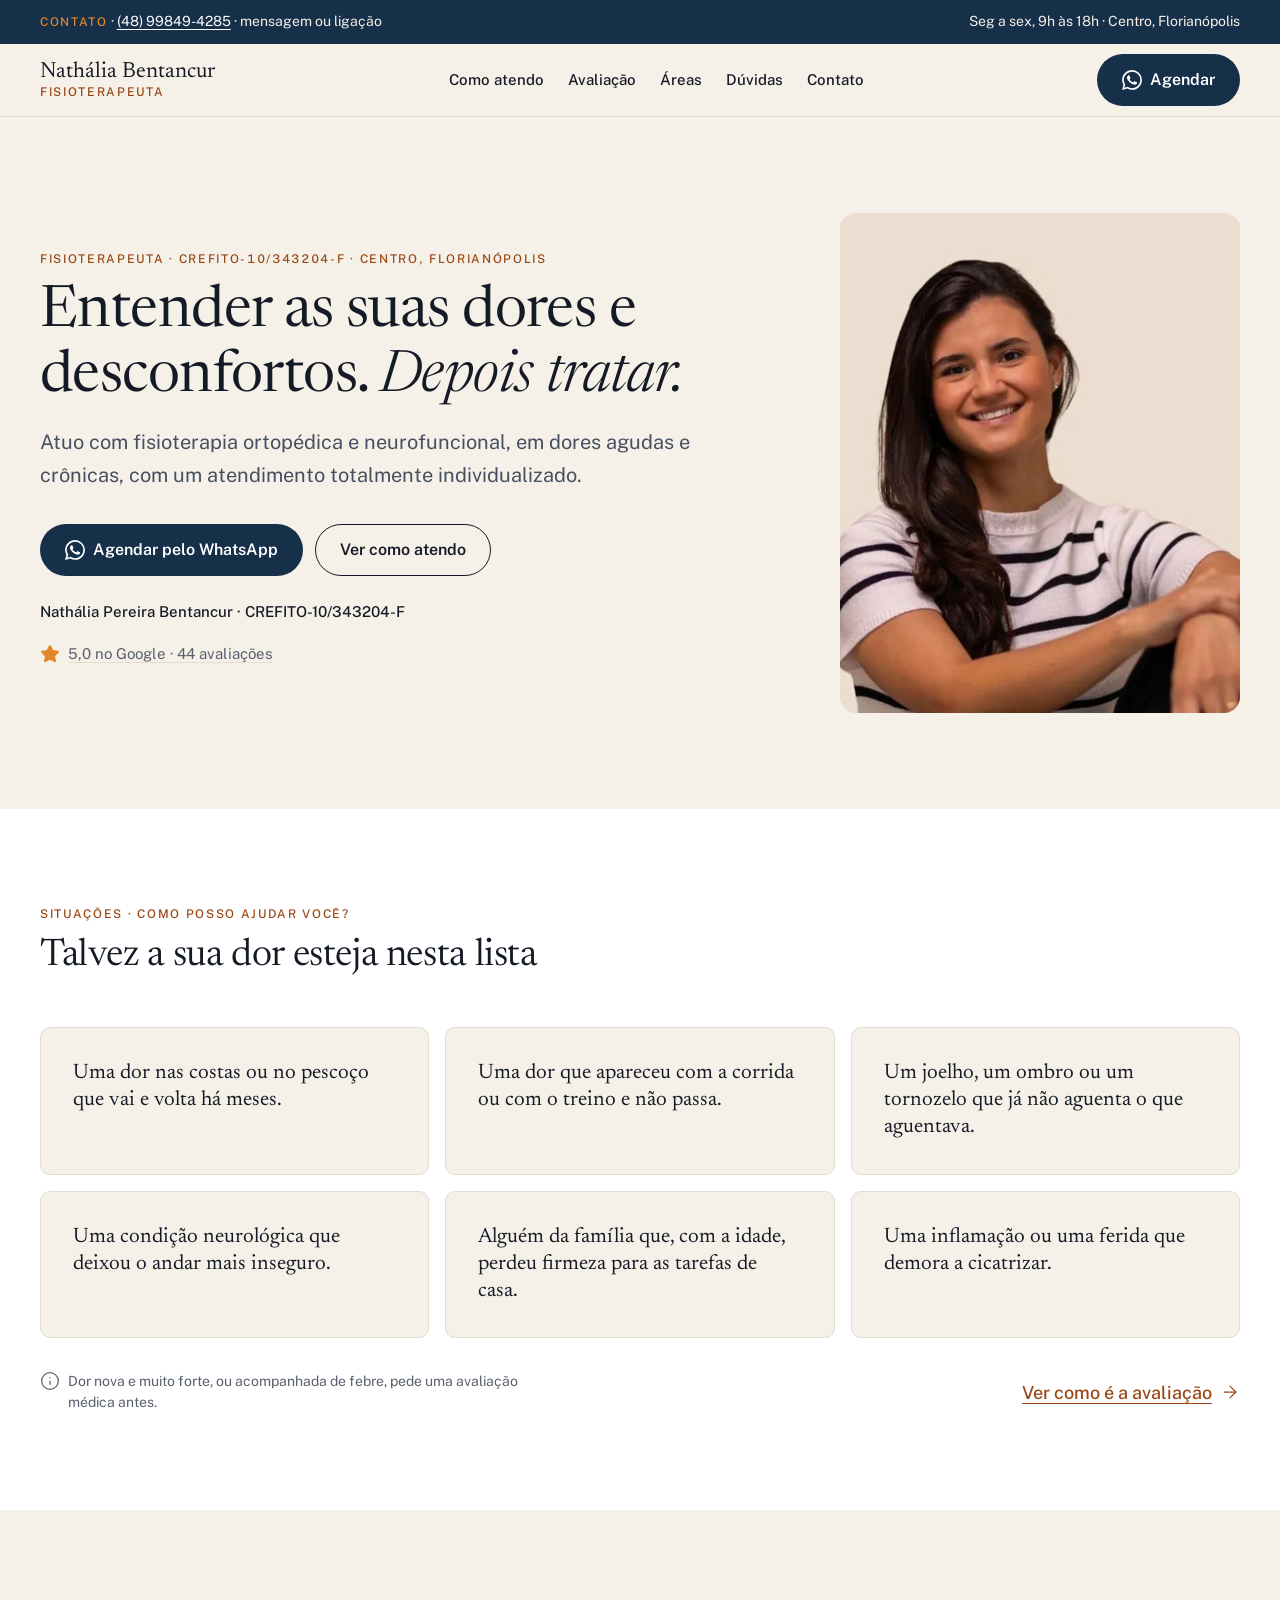
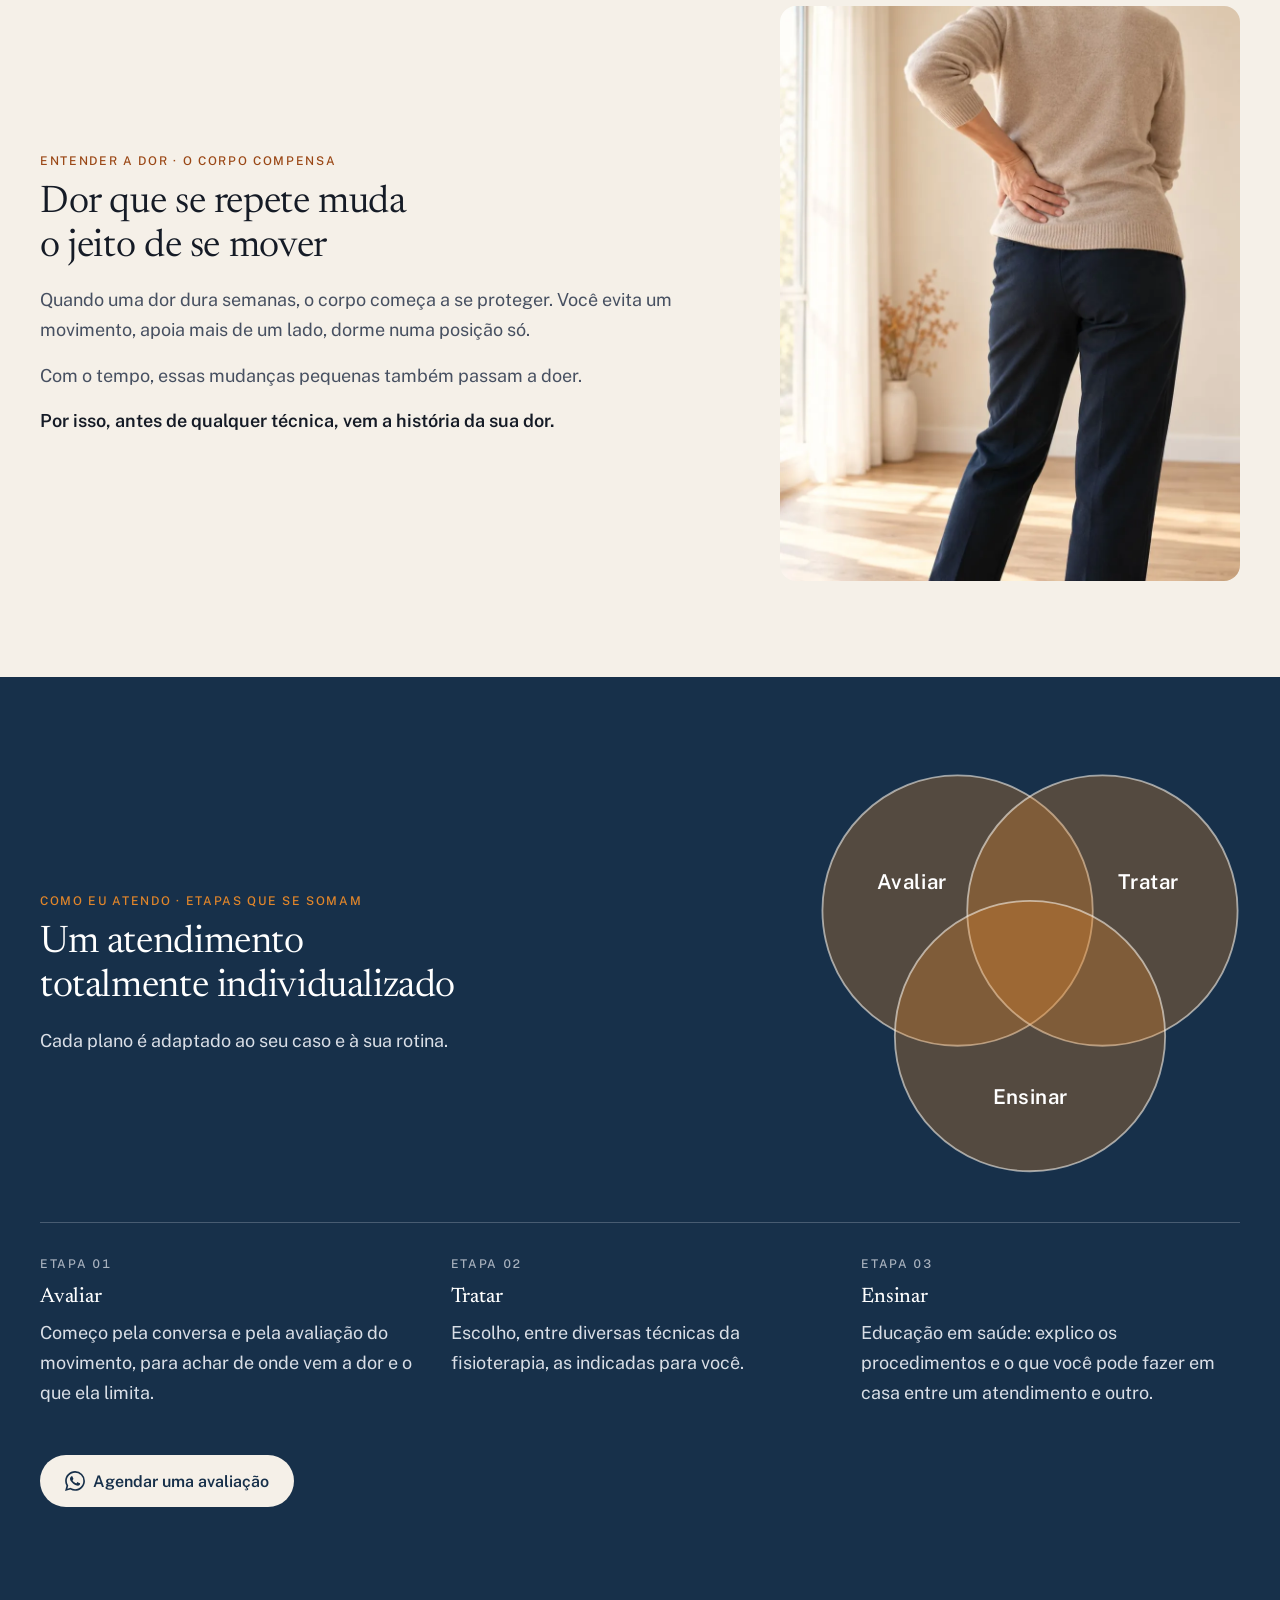
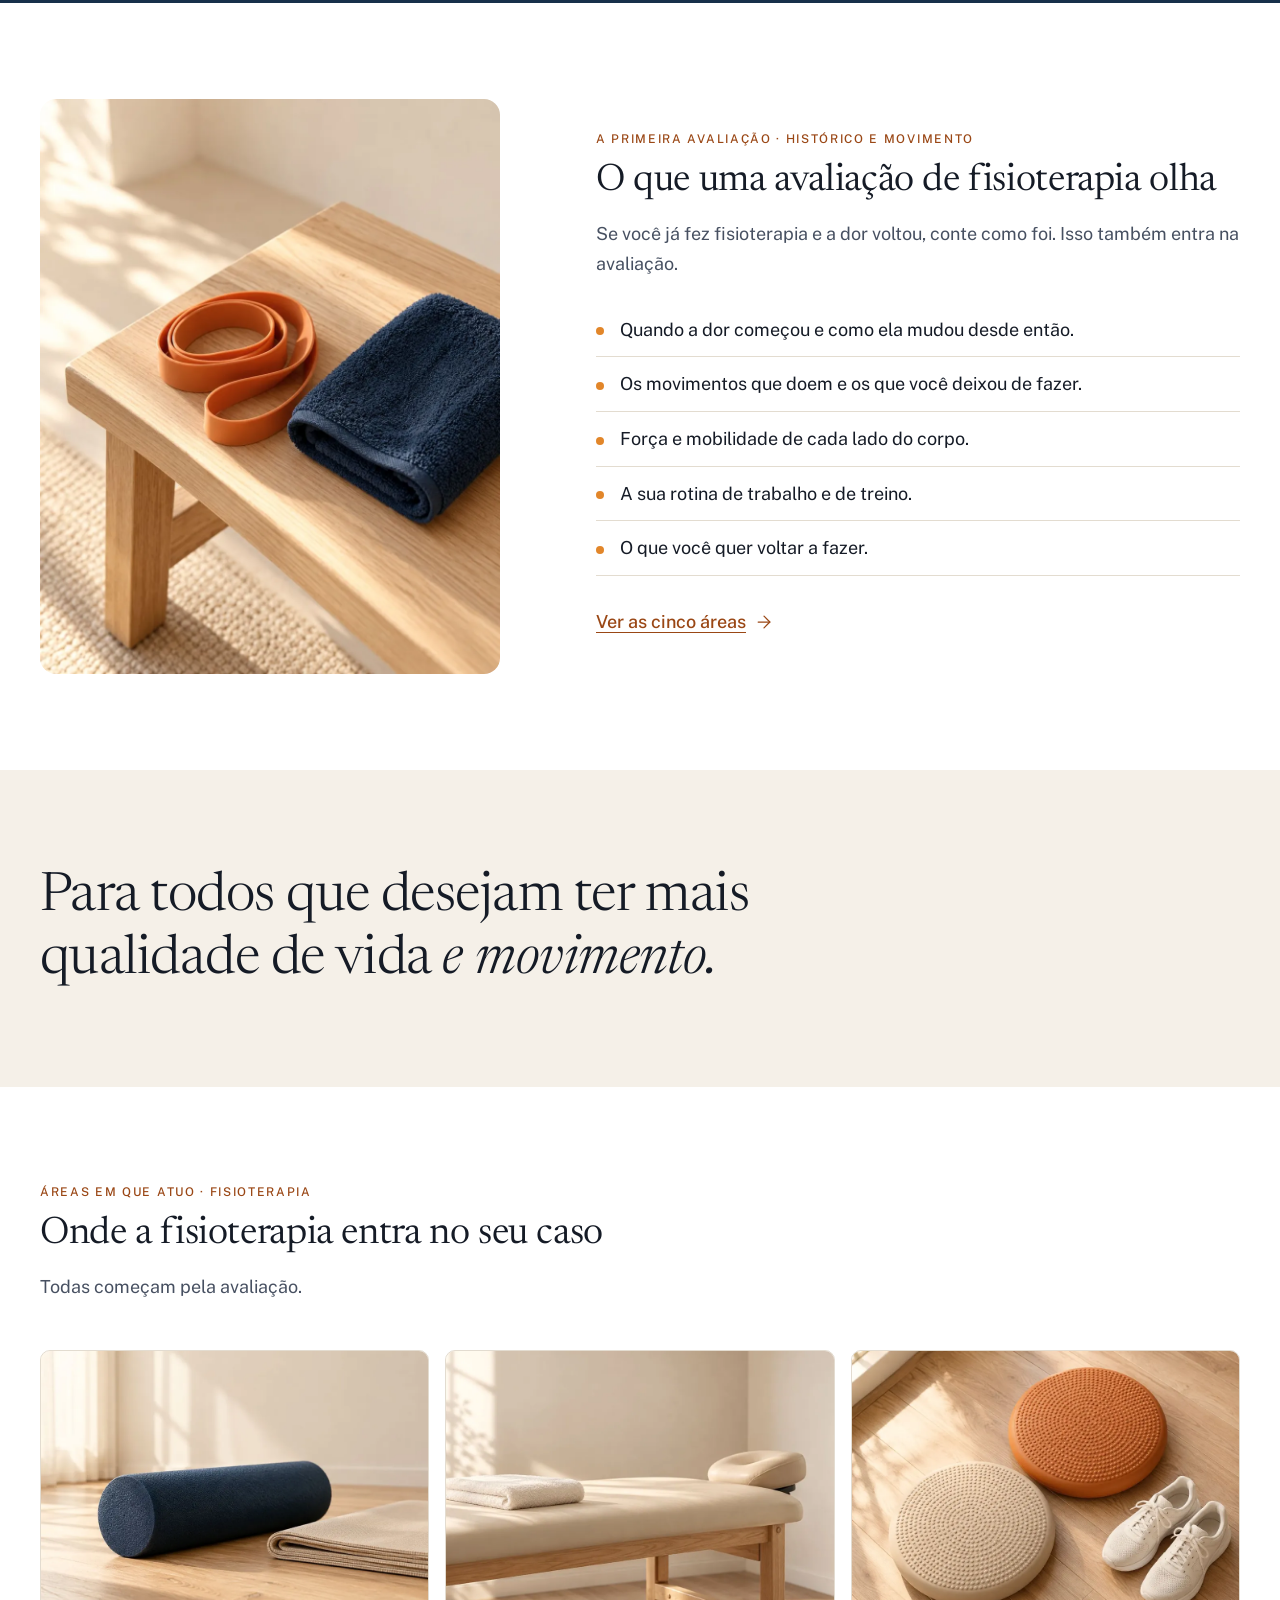
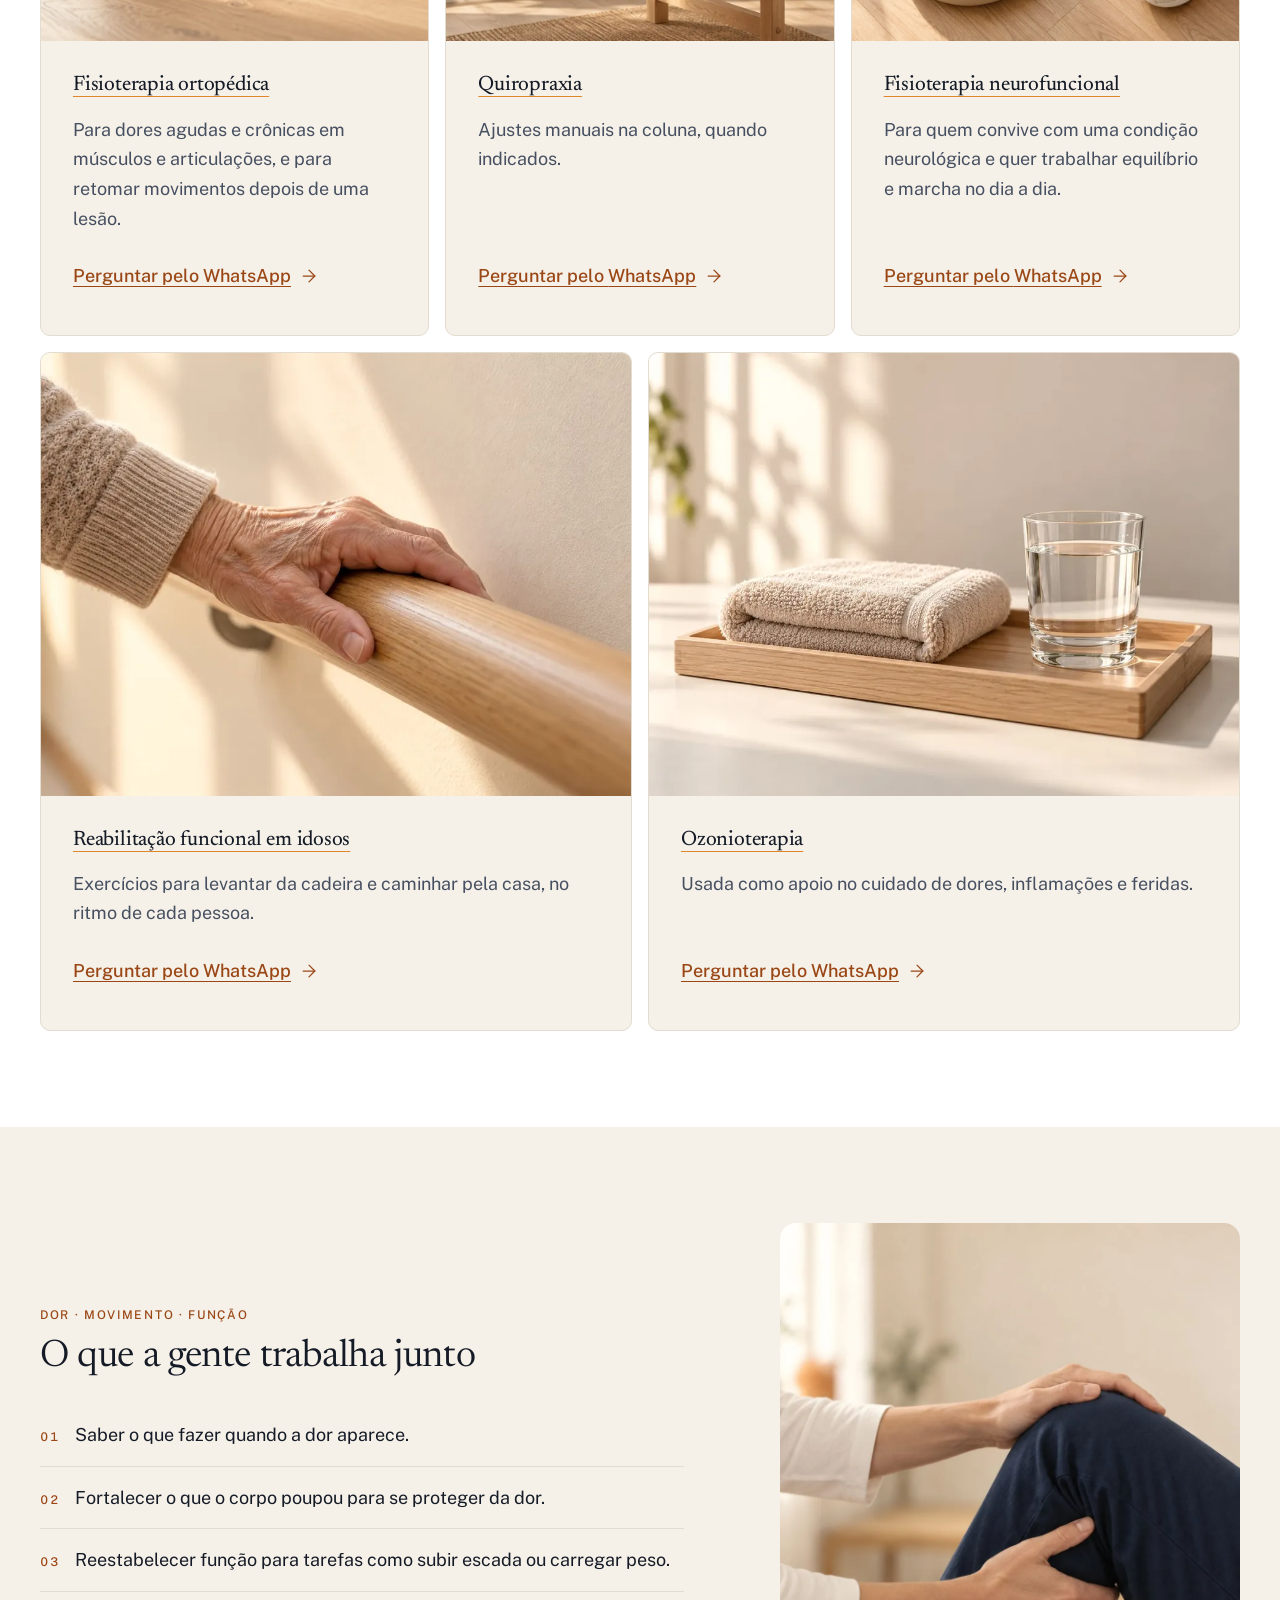
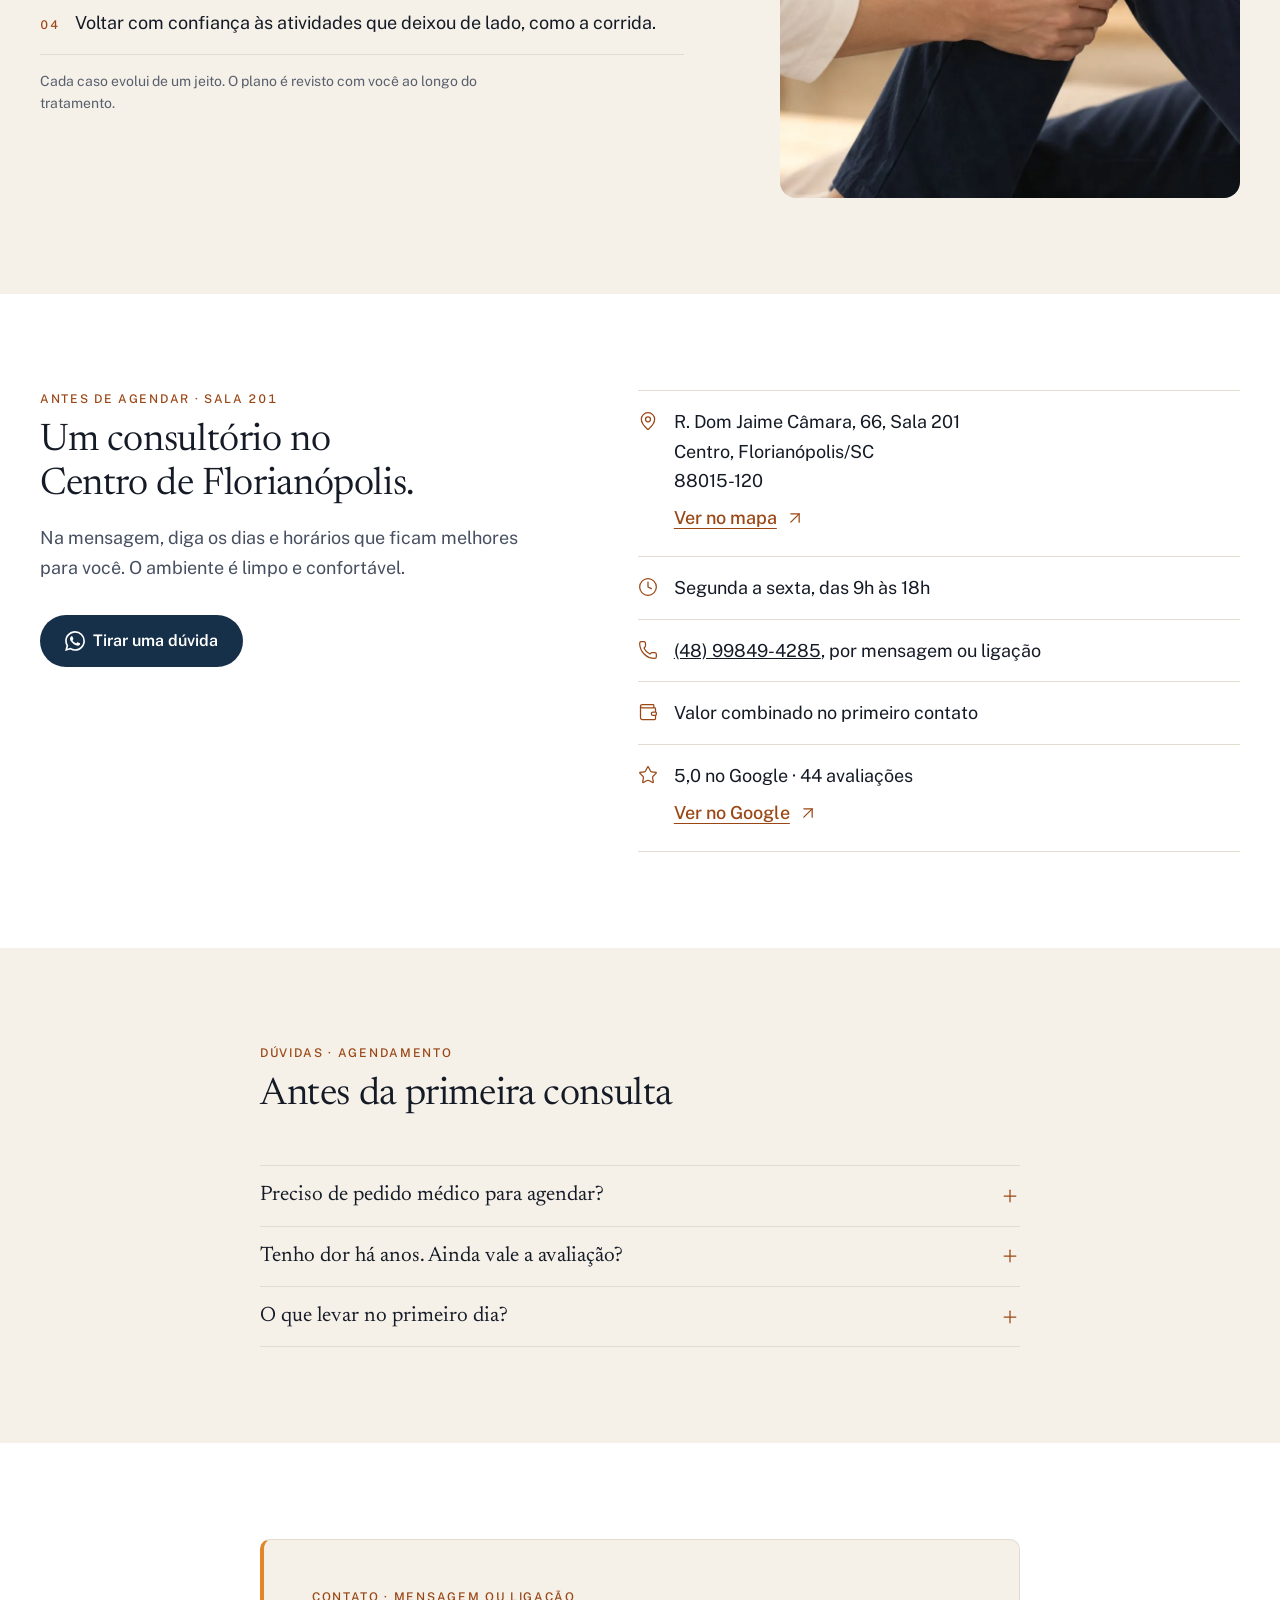
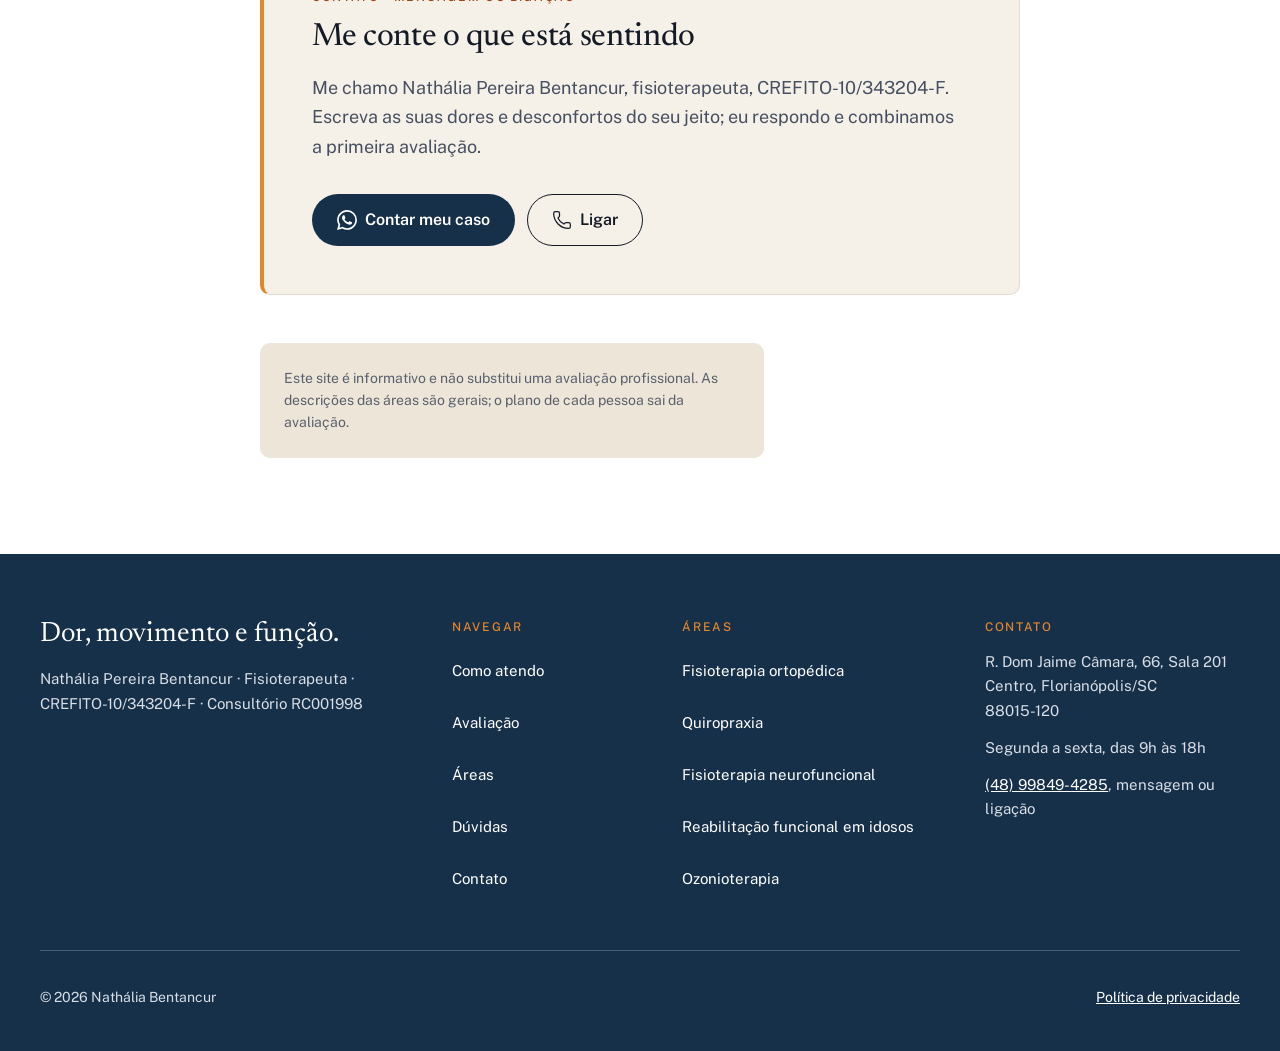
<file: index.html>
<!DOCTYPE html>
<html lang="pt-BR">
<head>
<meta charset="UTF-8">
<meta name="viewport" content="width=device-width, initial-scale=1">
<!-- PRÉ-VENDA: não remover até o Armin fechar a venda -->
<meta name="robots" content="noindex, nofollow">
<title>Fisioterapeuta no Centro, Florianópolis | Nathália Bentancur</title>
<meta name="description" content="Fisioterapeuta no Centro de Florianópolis. Atendimento individualizado para dores agudas e crônicas, fisioterapia ortopédica, neurofuncional e idosos.">
<meta property="og:title" content="Fisioterapeuta no Centro, Florianópolis | Nathália Bentancur">
<meta property="og:description" content="Fisioterapeuta no Centro de Florianópolis. Atendimento individualizado para dores agudas e crônicas, fisioterapia ortopédica, neurofuncional e idosos.">
<meta property="og:type" content="website">
<meta property="og:locale" content="pt_BR">
<meta property="og:image" content="assets/img/og.jpg">
<meta name="theme-color" content="#17304A">
<link rel="icon" href="data:image/svg+xml,%3Csvg xmlns='http://www.w3.org/2000/svg' viewBox='0 0 64 64'%3E%3Crect width='64' height='64' rx='32' fill='%2317304A'/%3E%3Ctext x='32' y='41' text-anchor='middle' font-family='Georgia,serif' font-size='26' fill='%23F5F0E8'%3ENB%3C/text%3E%3C/svg%3E">
<link rel="preconnect" href="https://fonts.googleapis.com">
<link rel="preconnect" href="https://fonts.gstatic.com" crossorigin>
<link href="https://fonts.googleapis.com/css2?family=Newsreader:ital,opsz,wght@0,6..72,300..500;1,6..72,300..500&family=Public+Sans:wght@400;500;600&display=swap" rel="stylesheet">
<link rel="preload" as="image" media="(max-width: 899px)" imagesrcset="assets/img/heroi-retrato-480.webp 480w, assets/img/heroi-retrato-960.webp 960w" imagesizes="100vw">
<link rel="stylesheet" href="assets/css/base.css">
<link rel="stylesheet" href="assets/css/style.css">
<script type="application/ld+json">{"@context": "https://schema.org", "@graph": [{"@type": "Person", "@id": "#pessoa", "name": "Nathália Pereira Bentancur", "jobTitle": "Fisioterapeuta", "identifier": "CREFITO-10/343204-F", "worksFor": {"@id": "#consultorio"}}, {"@type": "Physiotherapy", "@id": "#consultorio", "name": "Nathália Bentancur Fisioterapeuta", "telephone": "+55 48 99849-4285", "image": "assets/img/og.jpg", "address": {"@type": "PostalAddress", "streetAddress": "R. Dom Jaime Câmara, 66, Sala 201", "addressLocality": "Florianópolis", "addressRegion": "SC", "postalCode": "88015-120", "addressCountry": "BR"}, "openingHours": "Mo-Fr 09:00-18:00", "employee": {"@id": "#pessoa"}}]}</script>
</head>
<body>
<a class="pular-conteudo" href="#conteudo">Pular para o conteúdo</a>
<div class="barra">
  <div class="container barra__in">
    <p class="barra__contato"><span class="barra__rotulo">Contato</span>&nbsp;· <a href="tel:+5548998494285">(48) 99849-4285</a><span class="barra__extra">&nbsp;· mensagem ou ligação</span></p>
    <p class="barra__local">Seg a sex, 9h às 18h&nbsp;· Centro, Florianópolis</p>
  </div>
</div>
<header class="cabecalho" data-header>
  <div class="container cabecalho__in">
    <a class="marca" href="index.html#inicio" aria-label="Nathália Bentancur, fisioterapeuta, início">
      <span class="marca__nome">Nathália Bentancur</span>
      <span class="marca__prof">Fisioterapeuta</span>
    </a>
    <nav class="nav" aria-label="Principal"><ul role="list"><li><a href="#como-atendo">Como atendo</a></li><li><a href="#avaliacao">Avaliação</a></li><li><a href="#areas">Áreas</a></li><li><a href="#duvidas">Dúvidas</a></li><li><a href="#contato">Contato</a></li></ul></nav>
    <a class="botao botao--primario cabecalho__cta" href="https://wa.me/5548998494285?text=Ol%C3%A1%2C%20Nath%C3%A1lia%21%20Vi%20o%20seu%20site%20e%20gostaria%20de%20agendar%20uma%20avalia%C3%A7%C3%A3o."><svg class="icone icone--marca" width="24" height="24" fill="currentColor" aria-hidden="true" focusable="false" role="img" viewBox="0 0 24 24" xmlns="http://www.w3.org/2000/svg"><path d="M17.472 14.382c-.297-.149-1.758-.867-2.03-.967-.273-.099-.471-.148-.67.15-.197.297-.767.966-.94 1.164-.173.199-.347.223-.644.075-.297-.15-1.255-.463-2.39-1.475-.883-.788-1.48-1.761-1.653-2.059-.173-.297-.018-.458.13-.606.134-.133.298-.347.446-.52.149-.174.198-.298.298-.497.099-.198.05-.371-.025-.52-.075-.149-.669-1.612-.916-2.207-.242-.579-.487-.5-.669-.51-.173-.008-.371-.01-.57-.01-.198 0-.52.074-.792.372-.272.297-1.04 1.016-1.04 2.479 0 1.462 1.065 2.875 1.213 3.074.149.198 2.096 3.2 5.077 4.487.709.306 1.262.489 1.694.625.712.227 1.36.195 1.871.118.571-.085 1.758-.719 2.006-1.413.248-.694.248-1.289.173-1.413-.074-.124-.272-.198-.57-.347m-5.421 7.403h-.004a9.87 9.87 0 01-5.031-1.378l-.361-.214-3.741.982.998-3.648-.235-.374a9.86 9.86 0 01-1.51-5.26c.001-5.45 4.436-9.884 9.888-9.884 2.64 0 5.122 1.03 6.988 2.898a9.825 9.825 0 012.893 6.994c-.003 5.45-4.437 9.884-9.885 9.884m8.413-18.297A11.815 11.815 0 0012.05 0C5.495 0 .16 5.335.157 11.892c0 2.096.547 4.142 1.588 5.945L.057 24l6.305-1.654a11.882 11.882 0 005.683 1.448h.005c6.554 0 11.89-5.335 11.893-11.893a11.821 11.821 0 00-3.48-8.413Z"/></svg><span>Agendar</span></a>
    <button class="botao botao--contorno cabecalho__menu" type="button" data-abrir-menu aria-expanded="false" aria-controls="menu-celular">Menu</button>
  </div>
</header>
<nav class="menu-celular" id="menu-celular" aria-hidden="true" aria-label="Menu" data-lenis-prevent>
  <div class="container menu-celular__in">
    <div class="menu-celular__topo">
      <span class="marca__nome">Nathália Bentancur</span>
      <button class="botao botao--contorno" type="button" data-fechar-menu>Fechar</button>
    </div>
    <a class="botao botao--primario menu-celular__cta" href="https://wa.me/5548998494285?text=Ol%C3%A1%2C%20Nath%C3%A1lia%21%20Vi%20o%20seu%20site%20e%20gostaria%20de%20agendar%20uma%20avalia%C3%A7%C3%A3o."><svg class="icone icone--marca" width="24" height="24" fill="currentColor" aria-hidden="true" focusable="false" role="img" viewBox="0 0 24 24" xmlns="http://www.w3.org/2000/svg"><path d="M17.472 14.382c-.297-.149-1.758-.867-2.03-.967-.273-.099-.471-.148-.67.15-.197.297-.767.966-.94 1.164-.173.199-.347.223-.644.075-.297-.15-1.255-.463-2.39-1.475-.883-.788-1.48-1.761-1.653-2.059-.173-.297-.018-.458.13-.606.134-.133.298-.347.446-.52.149-.174.198-.298.298-.497.099-.198.05-.371-.025-.52-.075-.149-.669-1.612-.916-2.207-.242-.579-.487-.5-.669-.51-.173-.008-.371-.01-.57-.01-.198 0-.52.074-.792.372-.272.297-1.04 1.016-1.04 2.479 0 1.462 1.065 2.875 1.213 3.074.149.198 2.096 3.2 5.077 4.487.709.306 1.262.489 1.694.625.712.227 1.36.195 1.871.118.571-.085 1.758-.719 2.006-1.413.248-.694.248-1.289.173-1.413-.074-.124-.272-.198-.57-.347m-5.421 7.403h-.004a9.87 9.87 0 01-5.031-1.378l-.361-.214-3.741.982.998-3.648-.235-.374a9.86 9.86 0 01-1.51-5.26c.001-5.45 4.436-9.884 9.888-9.884 2.64 0 5.122 1.03 6.988 2.898a9.825 9.825 0 012.893 6.994c-.003 5.45-4.437 9.884-9.885 9.884m8.413-18.297A11.815 11.815 0 0012.05 0C5.495 0 .16 5.335.157 11.892c0 2.096.547 4.142 1.588 5.945L.057 24l6.305-1.654a11.882 11.882 0 005.683 1.448h.005c6.554 0 11.89-5.335 11.893-11.893a11.821 11.821 0 00-3.48-8.413Z"/></svg><span>Agendar pelo WhatsApp</span></a>
    <ul role="list" class="menu-celular__links"><li><a href="#como-atendo">Como atendo</a></li><li><a href="#avaliacao">Avaliação</a></li><li><a href="#areas">Áreas</a></li><li><a href="#duvidas">Dúvidas</a></li><li><a href="#contato">Contato</a></li></ul>
    <a class="menu-celular__tel" href="tel:+5548998494285"><svg aria-hidden="true" focusable="false" class="icone icone--phone" xmlns="http://www.w3.org/2000/svg" width="24" height="24" viewBox="0 0 24 24" fill="none" stroke="currentColor" stroke-width="1.5" stroke-linecap="round" stroke-linejoin="round" ><path d="M13.832 16.568a1 1 0 0 0 1.213-.303l.355-.465A2 2 0 0 1 17 15h3a2 2 0 0 1 2 2v3a2 2 0 0 1-2 2A18 18 0 0 1 2 4a2 2 0 0 1 2-2h3a2 2 0 0 1 2 2v3a2 2 0 0 1-.8 1.6l-.468.351a1 1 0 0 0-.292 1.233 14 14 0 0 0 6.392 6.384" /></svg><span>Ligar (48) 99849-4285</span></a>
  </div>
</nav>
<main id="conteudo">

<section class="heroi" id="inicio" data-heroi>
  <div class="container heroi__grade">
    <div class="heroi__texto">
      <p class="rotulo">Fisioterapeuta&nbsp;· <span class="nowrap">CREFITO-10/343204-F</span>&nbsp;· <span class="nowrap">Centro, Florianópolis</span></p>
      <h1>Entender as suas dores e desconfortos. <em>Depois tratar.</em></h1>
      <p class="lead">Atuo com fisioterapia ortopédica e neurofuncional, em dores agudas e crônicas, com um atendimento totalmente individualizado.</p>
      <div class="acoes">
        <a class="botao botao--primario" href="https://wa.me/5548998494285?text=Ol%C3%A1%2C%20Nath%C3%A1lia%21%20Vi%20o%20seu%20site%20e%20gostaria%20de%20agendar%20uma%20avalia%C3%A7%C3%A3o."><svg class="icone icone--marca" width="24" height="24" fill="currentColor" aria-hidden="true" focusable="false" role="img" viewBox="0 0 24 24" xmlns="http://www.w3.org/2000/svg"><path d="M17.472 14.382c-.297-.149-1.758-.867-2.03-.967-.273-.099-.471-.148-.67.15-.197.297-.767.966-.94 1.164-.173.199-.347.223-.644.075-.297-.15-1.255-.463-2.39-1.475-.883-.788-1.48-1.761-1.653-2.059-.173-.297-.018-.458.13-.606.134-.133.298-.347.446-.52.149-.174.198-.298.298-.497.099-.198.05-.371-.025-.52-.075-.149-.669-1.612-.916-2.207-.242-.579-.487-.5-.669-.51-.173-.008-.371-.01-.57-.01-.198 0-.52.074-.792.372-.272.297-1.04 1.016-1.04 2.479 0 1.462 1.065 2.875 1.213 3.074.149.198 2.096 3.2 5.077 4.487.709.306 1.262.489 1.694.625.712.227 1.36.195 1.871.118.571-.085 1.758-.719 2.006-1.413.248-.694.248-1.289.173-1.413-.074-.124-.272-.198-.57-.347m-5.421 7.403h-.004a9.87 9.87 0 01-5.031-1.378l-.361-.214-3.741.982.998-3.648-.235-.374a9.86 9.86 0 01-1.51-5.26c.001-5.45 4.436-9.884 9.888-9.884 2.64 0 5.122 1.03 6.988 2.898a9.825 9.825 0 012.893 6.994c-.003 5.45-4.437 9.884-9.885 9.884m8.413-18.297A11.815 11.815 0 0012.05 0C5.495 0 .16 5.335.157 11.892c0 2.096.547 4.142 1.588 5.945L.057 24l6.305-1.654a11.882 11.882 0 005.683 1.448h.005c6.554 0 11.89-5.335 11.893-11.893a11.821 11.821 0 00-3.48-8.413Z"/></svg><span>Agendar pelo WhatsApp</span></a>
        <a class="botao botao--contorno" href="#como-atendo">Ver como atendo</a>
      </div>
      <p class="heroi__ident"><span class="nowrap">Nathália Pereira Bentancur&nbsp;·</span> <span class="nowrap">CREFITO-10/343204-F</span></p>
      <p class="heroi__prova"><a href="https://www.google.com/maps/place/Nath%C3%A1lia+Bentancur+Fisioterapeuta/data=!4m7!3m6!1s0x952739c3f7d440ab:0xed1257fa45721347!8m2!3d-27.592478!4d-48.5521998!16s%2Fg%2F11sgj339m9!19sChIJq0DU98M5J5URRxNyRfpXEu0" rel="noopener"><svg aria-hidden="true" focusable="false" class="icone icone--star" xmlns="http://www.w3.org/2000/svg" width="24" height="24" viewBox="0 0 24 24" fill="none" stroke="currentColor" stroke-width="1.5" stroke-linecap="round" stroke-linejoin="round" ><path d="M11.525 2.295a.53.53 0 0 1 .95 0l2.31 4.679a2.123 2.123 0 0 0 1.595 1.16l5.166.756a.53.53 0 0 1 .294.904l-3.736 3.638a2.123 2.123 0 0 0-.611 1.878l.882 5.14a.53.53 0 0 1-.771.56l-4.618-2.428a2.122 2.122 0 0 0-1.973 0L6.396 21.01a.53.53 0 0 1-.77-.56l.881-5.139a2.122 2.122 0 0 0-.611-1.879L2.16 9.795a.53.53 0 0 1 .294-.906l5.165-.755a2.122 2.122 0 0 0 1.597-1.16z" /></svg><span>5,0 no Google&nbsp;· 44 avaliações</span></a></p>
    </div>
    <div class="midia heroi__foto"><picture>
  <source type="image/webp" media="(max-width: 899px)" srcset="assets/img/heroi-retrato-480.webp 480w, assets/img/heroi-retrato-960.webp 960w" sizes="100vw">
  <source type="image/webp" srcset="assets/img/heroi-retrato-960.webp 960w" sizes="100vw">
  <img src="assets/img/heroi-retrato-960.jpg" width="600" height="750" alt="Nathália Bentancur, fisioterapeuta, sentada e sorrindo" sizes="(min-width: 900px) 400px, 100vw" decoding="async" fetchpriority="high">
</picture></div>
  </div>
</section>

<section class="secao secao--branca" id="situacoes">
  <div class="container">
    <div class="cabeca">
      <p class="rotulo">Situações&nbsp;· Como posso ajudar você?</p>
      <h2>Talvez a sua dor esteja nesta lista</h2>
    </div>
    <ul role="list" class="grade-3 revelar"><li class="cartao cartao--frase">Uma dor nas costas ou no pescoço que vai e volta há meses.</li><li class="cartao cartao--frase">Uma dor que apareceu com a corrida ou com o treino e não passa.</li><li class="cartao cartao--frase">Um joelho, um ombro ou um tornozelo que já não aguenta o que aguentava.</li><li class="cartao cartao--frase">Uma condição neurológica que deixou o andar mais inseguro.</li><li class="cartao cartao--frase">Alguém da família que, com a idade, perdeu firmeza para as tarefas de casa.</li><li class="cartao cartao--frase">Uma inflamação ou uma ferida que demora a cicatrizar.</li></ul>
    <div class="situacoes__pe">
      <p class="nota"><svg aria-hidden="true" focusable="false" class="icone icone--info" xmlns="http://www.w3.org/2000/svg" width="24" height="24" viewBox="0 0 24 24" fill="none" stroke="currentColor" stroke-width="1.5" stroke-linecap="round" stroke-linejoin="round" ><circle cx="12" cy="12" r="10" /><path d="M12 16v-4" /><path d="M12 8h.01" /></svg><span>Dor nova e muito forte, ou acompanhada de febre, pede uma avaliação médica antes.</span></p>
      <a class="link" href="#avaliacao">Ver como é a avaliação <svg aria-hidden="true" focusable="false" class="icone icone--arrow-right" xmlns="http://www.w3.org/2000/svg" width="24" height="24" viewBox="0 0 24 24" fill="none" stroke="currentColor" stroke-width="1.5" stroke-linecap="round" stroke-linejoin="round" ><path d="M5 12h14" /><path d="m12 5 7 7-7 7" /></svg></a>
    </div>
  </div>
</section>

<section class="secao" id="entender">
  <div class="container split">
    <div class="split__texto revelar">
      <p class="rotulo">Entender a dor&nbsp;· O corpo compensa</p>
      <h2>Dor que se repete muda o jeito de se mover</h2>
      <p>Quando uma dor dura semanas, o corpo começa a se proteger. Você evita um movimento, apoia mais de um lado, dorme numa posição só.</p>
      <p>Com o tempo, essas mudanças pequenas também passam a doer.</p>
      <p class="destaque">Por isso, antes de qualquer técnica, vem a história da sua dor.</p>
    </div>
    <div class="midia proporcao-retrato split__foto"><picture>
  <source type="image/webp" media="(max-width: 899px)" srcset="assets/img/entender-compensa-480.webp 480w, assets/img/entender-compensa-960.webp 960w" sizes="100vw">
  <source type="image/webp" srcset="assets/img/entender-compensa-960.webp 960w" sizes="50vw">
  <img src="assets/img/entender-compensa-960.jpg" width="1200" height="1500" alt="Pessoa de pé junto à janela, com a mão apoiada na lombar e o peso do corpo num lado só" sizes="(min-width: 900px) 440px, 100vw" decoding="async">
</picture></div>
  </div>
</section>

<section class="secao faixa" id="como-atendo">
  <div class="container">
    <div class="faixa__topo">
      <div class="faixa__texto">
        <p class="rotulo rotulo--claro">Como eu atendo&nbsp;· Etapas que se somam</p>
        <h2>Um atendimento totalmente individualizado</h2>
        <p>Cada plano é adaptado ao seu caso e à sua rotina.</p>
      </div>
      <div class="faixa__venn"><svg class="venn" viewBox="36 26 348 332" role="img" aria-label="Três etapas que se sobrepõem: avaliar, tratar e ensinar">
  <circle cx="150" cy="140" r="112" class="venn__c"/>
  <circle cx="270" cy="140" r="112" class="venn__c"/>
  <circle cx="210" cy="244" r="112" class="venn__c"/>
  <text x="112" y="122" class="venn__t">Avaliar</text>
  <text x="308" y="122" class="venn__t">Tratar</text>
  <text x="210" y="300" class="venn__t">Ensinar</text>
</svg></div>
    </div>
    <ol role="list" class="etapas revelar"><li class="etapa"><p class="rotulo rotulo--claro">Etapa 01</p><h3>Avaliar</h3><p>Começo pela conversa e pela avaliação do movimento, para achar de onde vem a dor e o que ela limita.</p></li><li class="etapa"><p class="rotulo rotulo--claro">Etapa 02</p><h3>Tratar</h3><p>Escolho, entre diversas técnicas da fisioterapia, as indicadas para você.</p></li><li class="etapa"><p class="rotulo rotulo--claro">Etapa 03</p><h3>Ensinar</h3><p>Educação em saúde: explico os procedimentos e o que você pode fazer em casa entre um atendimento e outro.</p></li></ol>
    <div class="faixa__acao">
      <a class="botao botao--claro" href="https://wa.me/5548998494285?text=Ol%C3%A1%2C%20Nath%C3%A1lia%21%20Li%20como%20voc%C3%AA%20atende%20e%20gostaria%20de%20agendar%20uma%20avalia%C3%A7%C3%A3o."><svg class="icone icone--marca" width="24" height="24" fill="currentColor" aria-hidden="true" focusable="false" role="img" viewBox="0 0 24 24" xmlns="http://www.w3.org/2000/svg"><path d="M17.472 14.382c-.297-.149-1.758-.867-2.03-.967-.273-.099-.471-.148-.67.15-.197.297-.767.966-.94 1.164-.173.199-.347.223-.644.075-.297-.15-1.255-.463-2.39-1.475-.883-.788-1.48-1.761-1.653-2.059-.173-.297-.018-.458.13-.606.134-.133.298-.347.446-.52.149-.174.198-.298.298-.497.099-.198.05-.371-.025-.52-.075-.149-.669-1.612-.916-2.207-.242-.579-.487-.5-.669-.51-.173-.008-.371-.01-.57-.01-.198 0-.52.074-.792.372-.272.297-1.04 1.016-1.04 2.479 0 1.462 1.065 2.875 1.213 3.074.149.198 2.096 3.2 5.077 4.487.709.306 1.262.489 1.694.625.712.227 1.36.195 1.871.118.571-.085 1.758-.719 2.006-1.413.248-.694.248-1.289.173-1.413-.074-.124-.272-.198-.57-.347m-5.421 7.403h-.004a9.87 9.87 0 01-5.031-1.378l-.361-.214-3.741.982.998-3.648-.235-.374a9.86 9.86 0 01-1.51-5.26c.001-5.45 4.436-9.884 9.888-9.884 2.64 0 5.122 1.03 6.988 2.898a9.825 9.825 0 012.893 6.994c-.003 5.45-4.437 9.884-9.885 9.884m8.413-18.297A11.815 11.815 0 0012.05 0C5.495 0 .16 5.335.157 11.892c0 2.096.547 4.142 1.588 5.945L.057 24l6.305-1.654a11.882 11.882 0 005.683 1.448h.005c6.554 0 11.89-5.335 11.893-11.893a11.821 11.821 0 00-3.48-8.413Z"/></svg><span>Agendar uma avaliação</span></a>
    </div>
  </div>
</section>

<section class="secao secao--branca" id="avaliacao">
  <div class="container split split--invertido">
    <div class="midia proporcao-retrato split__foto"><picture>
  <source type="image/webp" media="(max-width: 899px)" srcset="assets/img/areas-faixa-480.webp 480w, assets/img/areas-faixa-960.webp 960w" sizes="100vw">
  <source type="image/webp" srcset="assets/img/areas-faixa-960.webp 960w" sizes="50vw">
  <img src="assets/img/areas-faixa-960.jpg" width="1200" height="1500" alt="Faixa elástica laranja e toalha azul sobre um banco de madeira" sizes="(min-width: 900px) 440px, 100vw" decoding="async">
</picture></div>
    <div class="split__texto revelar">
      <p class="rotulo">A primeira avaliação&nbsp;· Histórico e movimento</p>
      <h2>O que uma avaliação de fisioterapia olha</h2>
      <p>Se você já fez fisioterapia e a dor voltou, conte como foi. Isso também entra na avaliação.</p>
      <ul role="list" class="lista-pontos"><li>Quando a dor começou e como ela mudou desde então.</li><li>Os movimentos que doem e os que você deixou de fazer.</li><li>Força e mobilidade de cada lado do corpo.</li><li>A sua rotina de trabalho e de treino.</li><li>O que você quer voltar a fazer.</li></ul>
      <a class="link" href="#areas">Ver as cinco áreas <svg aria-hidden="true" focusable="false" class="icone icone--arrow-right" xmlns="http://www.w3.org/2000/svg" width="24" height="24" viewBox="0 0 24 24" fill="none" stroke="currentColor" stroke-width="1.5" stroke-linecap="round" stroke-linejoin="round" ><path d="M5 12h14" /><path d="m12 5 7 7-7 7" /></svg></a>
    </div>
  </div>
</section>

<section class="secao frase">
  <div class="container">
    <h2 class="frase__texto revelar">Para todos que desejam ter mais qualidade de vida <em>e movimento.</em></h2>
  </div>
</section>

<section class="secao secao--branca" id="areas">
  <div class="container">
    <div class="cabeca">
      <p class="rotulo">Áreas em que atuo&nbsp;· Fisioterapia</p>
      <h2>Onde a fisioterapia entra no seu caso</h2>
      <p>Todas começam pela avaliação.</p>
    </div>
    <ul role="list" class="areas revelar"><li class="area">
          <div class="midia proporcao-card area__img"><picture>
  <source type="image/webp" media="(max-width: 899px)" srcset="assets/img/area-ortopedica-480.webp 480w, assets/img/area-ortopedica-960.webp 960w" sizes="100vw">
  <source type="image/webp" srcset="assets/img/area-ortopedica-960.webp 960w" sizes="50vw">
  <img src="assets/img/area-ortopedica-960.jpg" width="1200" height="900" alt="Rolo de espuma azul e tapete bege no piso de madeira" sizes="(min-width: 1024px) 360px, (min-width: 600px) 45vw, 100vw" decoding="async" loading="lazy">
</picture></div>
          <div class="area__corpo">
            <h3 class="area__titulo">Fisioterapia ortopédica</h3>
            <p>Para dores agudas e crônicas em músculos e articulações, e para retomar movimentos depois de uma lesão.</p>
            <a class="link" href="https://wa.me/5548998494285?text=Ol%C3%A1%2C%20Nath%C3%A1lia%21%20Quero%20saber%20mais%20sobre%20fisioterapia%20ortop%C3%A9dica.">Perguntar pelo <span class="nowrap">WhatsApp<svg aria-hidden="true" focusable="false" class="icone icone--arrow-right" xmlns="http://www.w3.org/2000/svg" width="24" height="24" viewBox="0 0 24 24" fill="none" stroke="currentColor" stroke-width="1.5" stroke-linecap="round" stroke-linejoin="round" ><path d="M5 12h14" /><path d="m12 5 7 7-7 7" /></svg></span></a>
          </div>
        </li><li class="area">
          <div class="midia proporcao-card area__img"><picture>
  <source type="image/webp" media="(max-width: 899px)" srcset="assets/img/area-quiropraxia-480.webp 480w, assets/img/area-quiropraxia-960.webp 960w" sizes="100vw">
  <source type="image/webp" srcset="assets/img/area-quiropraxia-960.webp 960w" sizes="50vw">
  <img src="assets/img/area-quiropraxia-960.jpg" width="1200" height="900" alt="Maca de madeira com toalha dobrada" sizes="(min-width: 1024px) 360px, (min-width: 600px) 45vw, 100vw" decoding="async" loading="lazy">
</picture></div>
          <div class="area__corpo">
            <h3 class="area__titulo">Quiropraxia</h3>
            <p>Ajustes manuais na coluna, quando indicados.</p>
            <a class="link" href="https://wa.me/5548998494285?text=Ol%C3%A1%2C%20Nath%C3%A1lia%21%20Quero%20saber%20mais%20sobre%20quiropraxia.">Perguntar pelo <span class="nowrap">WhatsApp<svg aria-hidden="true" focusable="false" class="icone icone--arrow-right" xmlns="http://www.w3.org/2000/svg" width="24" height="24" viewBox="0 0 24 24" fill="none" stroke="currentColor" stroke-width="1.5" stroke-linecap="round" stroke-linejoin="round" ><path d="M5 12h14" /><path d="m12 5 7 7-7 7" /></svg></span></a>
          </div>
        </li><li class="area">
          <div class="midia proporcao-card area__img"><picture>
  <source type="image/webp" media="(max-width: 899px)" srcset="assets/img/area-neuro-480.webp 480w, assets/img/area-neuro-960.webp 960w" sizes="100vw">
  <source type="image/webp" srcset="assets/img/area-neuro-960.webp 960w" sizes="50vw">
  <img src="assets/img/area-neuro-960.jpg" width="1200" height="900" alt="Discos de equilíbrio e tênis brancos no piso" sizes="(min-width: 1024px) 360px, (min-width: 600px) 45vw, 100vw" decoding="async" loading="lazy">
</picture></div>
          <div class="area__corpo">
            <h3 class="area__titulo">Fisioterapia neurofuncional</h3>
            <p>Para quem convive com uma condição neurológica e quer trabalhar equilíbrio e marcha no dia a dia.</p>
            <a class="link" href="https://wa.me/5548998494285?text=Ol%C3%A1%2C%20Nath%C3%A1lia%21%20Quero%20saber%20mais%20sobre%20fisioterapia%20neurofuncional.">Perguntar pelo <span class="nowrap">WhatsApp<svg aria-hidden="true" focusable="false" class="icone icone--arrow-right" xmlns="http://www.w3.org/2000/svg" width="24" height="24" viewBox="0 0 24 24" fill="none" stroke="currentColor" stroke-width="1.5" stroke-linecap="round" stroke-linejoin="round" ><path d="M5 12h14" /><path d="m12 5 7 7-7 7" /></svg></span></a>
          </div>
        </li><li class="area">
          <div class="midia proporcao-card area__img"><picture>
  <source type="image/webp" media="(max-width: 899px)" srcset="assets/img/area-idosos-480.webp 480w, assets/img/area-idosos-960.webp 960w" sizes="100vw">
  <source type="image/webp" srcset="assets/img/area-idosos-960.webp 960w" sizes="50vw">
  <img src="assets/img/area-idosos-960.jpg" width="1200" height="900" alt="Mão de uma pessoa idosa no corrimão de madeira" sizes="(min-width: 1024px) 360px, (min-width: 600px) 45vw, 100vw" decoding="async" loading="lazy">
</picture></div>
          <div class="area__corpo">
            <h3 class="area__titulo">Reabilitação funcional em idosos</h3>
            <p>Exercícios para levantar da cadeira e caminhar pela casa, no ritmo de cada pessoa.</p>
            <a class="link" href="https://wa.me/5548998494285?text=Ol%C3%A1%2C%20Nath%C3%A1lia%21%20Quero%20saber%20mais%20sobre%20reabilita%C3%A7%C3%A3o%20funcional%20em%20idosos.">Perguntar pelo <span class="nowrap">WhatsApp<svg aria-hidden="true" focusable="false" class="icone icone--arrow-right" xmlns="http://www.w3.org/2000/svg" width="24" height="24" viewBox="0 0 24 24" fill="none" stroke="currentColor" stroke-width="1.5" stroke-linecap="round" stroke-linejoin="round" ><path d="M5 12h14" /><path d="m12 5 7 7-7 7" /></svg></span></a>
          </div>
        </li><li class="area">
          <div class="midia proporcao-card area__img"><picture>
  <source type="image/webp" media="(max-width: 899px)" srcset="assets/img/area-ozonio-480.webp 480w, assets/img/area-ozonio-960.webp 960w" sizes="100vw">
  <source type="image/webp" srcset="assets/img/area-ozonio-960.webp 960w" sizes="50vw">
  <img src="assets/img/area-ozonio-960.jpg" width="1200" height="900" alt="Bandeja de madeira com toalha dobrada e copo de água" sizes="(min-width: 1024px) 360px, (min-width: 600px) 45vw, 100vw" decoding="async" loading="lazy">
</picture></div>
          <div class="area__corpo">
            <h3 class="area__titulo">Ozonioterapia</h3>
            <p>Usada como apoio no cuidado de dores, inflamações e feridas.</p>
            <a class="link" href="https://wa.me/5548998494285?text=Ol%C3%A1%2C%20Nath%C3%A1lia%21%20Quero%20saber%20mais%20sobre%20ozonioterapia.">Perguntar pelo <span class="nowrap">WhatsApp<svg aria-hidden="true" focusable="false" class="icone icone--arrow-right" xmlns="http://www.w3.org/2000/svg" width="24" height="24" viewBox="0 0 24 24" fill="none" stroke="currentColor" stroke-width="1.5" stroke-linecap="round" stroke-linejoin="round" ><path d="M5 12h14" /><path d="m12 5 7 7-7 7" /></svg></span></a>
          </div>
        </li></ul>
  </div>
</section>

<section class="secao" id="juntos">
  <div class="container split">
    <div class="split__texto revelar">
      <p class="rotulo">Dor&nbsp;· Movimento&nbsp;· Função</p>
      <h2>O que a gente trabalha junto</h2>
      <ol role="list" class="juntos"><li><span class="juntos__n">01</span><p>Saber o que fazer quando a dor aparece.</p></li><li><span class="juntos__n">02</span><p>Fortalecer o que o corpo poupou para se proteger da dor.</p></li><li><span class="juntos__n">03</span><p>Reestabelecer função para tarefas como subir escada ou carregar peso.</p></li><li><span class="juntos__n">04</span><p>Voltar com confiança às atividades que deixou de lado, como a corrida.</p></li></ol>
      <p class="nota nota--simples">Cada caso evolui de um jeito. O plano é revisto com você ao longo do tratamento.</p>
    </div>
    <div class="midia proporcao-retrato split__foto"><picture>
  <source type="image/webp" media="(max-width: 899px)" srcset="assets/img/trabalhamos-maos-480.webp 480w, assets/img/trabalhamos-maos-960.webp 960w" sizes="100vw">
  <source type="image/webp" srcset="assets/img/trabalhamos-maos-960.webp 960w" sizes="50vw">
  <img src="assets/img/trabalhamos-maos-960.jpg" width="1200" height="1500" alt="Mãos apoiando um joelho dobrado durante um exercício de mobilidade" sizes="(min-width: 900px) 440px, 100vw" decoding="async" loading="lazy">
</picture></div>
  </div>
</section>

<section class="secao secao--branca" id="agendar">
  <div class="container agendar">
    <div class="agendar__texto revelar">
      <p class="rotulo">Antes de agendar&nbsp;· Sala 201</p>
      <h2>Um consultório no Centro de Florianópolis.</h2>
      <p>Na mensagem, diga os dias e horários que ficam melhores para você. O ambiente é limpo e confortável.</p>
      <div class="acoes">
        <a class="botao botao--primario" href="https://wa.me/5548998494285?text=Ol%C3%A1%2C%20Nath%C3%A1lia%21%20Tenho%20uma%20d%C3%BAvida%20antes%20de%20agendar."><svg class="icone icone--marca" width="24" height="24" fill="currentColor" aria-hidden="true" focusable="false" role="img" viewBox="0 0 24 24" xmlns="http://www.w3.org/2000/svg"><path d="M17.472 14.382c-.297-.149-1.758-.867-2.03-.967-.273-.099-.471-.148-.67.15-.197.297-.767.966-.94 1.164-.173.199-.347.223-.644.075-.297-.15-1.255-.463-2.39-1.475-.883-.788-1.48-1.761-1.653-2.059-.173-.297-.018-.458.13-.606.134-.133.298-.347.446-.52.149-.174.198-.298.298-.497.099-.198.05-.371-.025-.52-.075-.149-.669-1.612-.916-2.207-.242-.579-.487-.5-.669-.51-.173-.008-.371-.01-.57-.01-.198 0-.52.074-.792.372-.272.297-1.04 1.016-1.04 2.479 0 1.462 1.065 2.875 1.213 3.074.149.198 2.096 3.2 5.077 4.487.709.306 1.262.489 1.694.625.712.227 1.36.195 1.871.118.571-.085 1.758-.719 2.006-1.413.248-.694.248-1.289.173-1.413-.074-.124-.272-.198-.57-.347m-5.421 7.403h-.004a9.87 9.87 0 01-5.031-1.378l-.361-.214-3.741.982.998-3.648-.235-.374a9.86 9.86 0 01-1.51-5.26c.001-5.45 4.436-9.884 9.888-9.884 2.64 0 5.122 1.03 6.988 2.898a9.825 9.825 0 012.893 6.994c-.003 5.45-4.437 9.884-9.885 9.884m8.413-18.297A11.815 11.815 0 0012.05 0C5.495 0 .16 5.335.157 11.892c0 2.096.547 4.142 1.588 5.945L.057 24l6.305-1.654a11.882 11.882 0 005.683 1.448h.005c6.554 0 11.89-5.335 11.893-11.893a11.821 11.821 0 00-3.48-8.413Z"/></svg><span>Tirar uma dúvida</span></a>
      </div>
    </div>
    <ul role="list" class="dados revelar">
      <li><svg aria-hidden="true" focusable="false" class="icone icone--map-pin" xmlns="http://www.w3.org/2000/svg" width="24" height="24" viewBox="0 0 24 24" fill="none" stroke="currentColor" stroke-width="1.5" stroke-linecap="round" stroke-linejoin="round" ><path d="M20 10c0 4.993-5.539 10.193-7.399 11.799a1 1 0 0 1-1.202 0C9.539 20.193 4 14.993 4 10a8 8 0 0 1 16 0" /><circle cx="12" cy="10" r="3" /></svg><div><p>R. Dom Jaime Câmara, 66, Sala 201<br>Centro, Florianópolis/SC<br>88015-120</p><a class="link" href="https://www.google.com/maps/place/Nath%C3%A1lia+Bentancur+Fisioterapeuta/data=!4m7!3m6!1s0x952739c3f7d440ab:0xed1257fa45721347!8m2!3d-27.592478!4d-48.5521998!16s%2Fg%2F11sgj339m9!19sChIJq0DU98M5J5URRxNyRfpXEu0" rel="noopener">Ver no mapa <svg aria-hidden="true" focusable="false" class="icone icone--arrow-up-right" xmlns="http://www.w3.org/2000/svg" width="24" height="24" viewBox="0 0 24 24" fill="none" stroke="currentColor" stroke-width="1.5" stroke-linecap="round" stroke-linejoin="round" ><path d="M7 7h10v10" /><path d="M7 17 17 7" /></svg></a></div></li>
      <li><svg aria-hidden="true" focusable="false" class="icone icone--clock" xmlns="http://www.w3.org/2000/svg" width="24" height="24" viewBox="0 0 24 24" fill="none" stroke="currentColor" stroke-width="1.5" stroke-linecap="round" stroke-linejoin="round" ><circle cx="12" cy="12" r="10" /><path d="M12 6v6l4 2" /></svg><div><p>Segunda a sexta, das 9h às 18h</p></div></li>
      <li><svg aria-hidden="true" focusable="false" class="icone icone--phone" xmlns="http://www.w3.org/2000/svg" width="24" height="24" viewBox="0 0 24 24" fill="none" stroke="currentColor" stroke-width="1.5" stroke-linecap="round" stroke-linejoin="round" ><path d="M13.832 16.568a1 1 0 0 0 1.213-.303l.355-.465A2 2 0 0 1 17 15h3a2 2 0 0 1 2 2v3a2 2 0 0 1-2 2A18 18 0 0 1 2 4a2 2 0 0 1 2-2h3a2 2 0 0 1 2 2v3a2 2 0 0 1-.8 1.6l-.468.351a1 1 0 0 0-.292 1.233 14 14 0 0 0 6.392 6.384" /></svg><div><p><a href="tel:+5548998494285">(48) 99849-4285</a>, por mensagem ou ligação</p></div></li>
      <li><svg aria-hidden="true" focusable="false" class="icone icone--wallet" xmlns="http://www.w3.org/2000/svg" width="24" height="24" viewBox="0 0 24 24" fill="none" stroke="currentColor" stroke-width="1.5" stroke-linecap="round" stroke-linejoin="round" ><path d="M19 7V4a1 1 0 0 0-1-1H5a2 2 0 0 0 0 4h15a1 1 0 0 1 1 1v4h-3a2 2 0 0 0 0 4h3a1 1 0 0 0 1-1v-2a1 1 0 0 0-1-1" /><path d="M3 5v14a2 2 0 0 0 2 2h15a1 1 0 0 0 1-1v-4" /></svg><div><p>Valor combinado no primeiro contato</p></div></li>
      <li><svg aria-hidden="true" focusable="false" class="icone icone--star" xmlns="http://www.w3.org/2000/svg" width="24" height="24" viewBox="0 0 24 24" fill="none" stroke="currentColor" stroke-width="1.5" stroke-linecap="round" stroke-linejoin="round" ><path d="M11.525 2.295a.53.53 0 0 1 .95 0l2.31 4.679a2.123 2.123 0 0 0 1.595 1.16l5.166.756a.53.53 0 0 1 .294.904l-3.736 3.638a2.123 2.123 0 0 0-.611 1.878l.882 5.14a.53.53 0 0 1-.771.56l-4.618-2.428a2.122 2.122 0 0 0-1.973 0L6.396 21.01a.53.53 0 0 1-.77-.56l.881-5.139a2.122 2.122 0 0 0-.611-1.879L2.16 9.795a.53.53 0 0 1 .294-.906l5.165-.755a2.122 2.122 0 0 0 1.597-1.16z" /></svg><div><p>5,0 no Google&nbsp;· 44 avaliações</p><a class="link" href="https://www.google.com/maps/place/Nath%C3%A1lia+Bentancur+Fisioterapeuta/data=!4m7!3m6!1s0x952739c3f7d440ab:0xed1257fa45721347!8m2!3d-27.592478!4d-48.5521998!16s%2Fg%2F11sgj339m9!19sChIJq0DU98M5J5URRxNyRfpXEu0" rel="noopener">Ver no Google <svg aria-hidden="true" focusable="false" class="icone icone--arrow-up-right" xmlns="http://www.w3.org/2000/svg" width="24" height="24" viewBox="0 0 24 24" fill="none" stroke="currentColor" stroke-width="1.5" stroke-linecap="round" stroke-linejoin="round" ><path d="M7 7h10v10" /><path d="M7 17 17 7" /></svg></a></div></li>
    </ul>
  </div>
</section>

<section class="secao" id="duvidas">
  <div class="container container--estreito">
    <div class="cabeca">
      <p class="rotulo">Dúvidas&nbsp;· Agendamento</p>
      <h2>Antes da primeira consulta</h2>
    </div>
    <div class="faq"><details class="faq__item"><summary><span>Preciso de pedido médico para agendar?</span><svg aria-hidden="true" focusable="false" class="icone icone--plus" xmlns="http://www.w3.org/2000/svg" width="24" height="24" viewBox="0 0 24 24" fill="none" stroke="currentColor" stroke-width="1.5" stroke-linecap="round" stroke-linejoin="round" ><path d="M5 12h14" /><path d="M12 5v14" /></svg></summary><p>Para agendar, não. Se na avaliação eu notar algo que precisa de um médico primeiro, eu te digo.</p></details><details class="faq__item"><summary><span>Tenho dor há anos. Ainda vale a avaliação?</span><svg aria-hidden="true" focusable="false" class="icone icone--plus" xmlns="http://www.w3.org/2000/svg" width="24" height="24" viewBox="0 0 24 24" fill="none" stroke="currentColor" stroke-width="1.5" stroke-linecap="round" stroke-linejoin="round" ><path d="M5 12h14" /><path d="M12 5v14" /></svg></summary><p>Vale. Saber há quanto tempo a dor existe ajuda a montar o plano, que parte de onde você está hoje.</p></details><details class="faq__item"><summary><span>O que levar no primeiro dia?</span><svg aria-hidden="true" focusable="false" class="icone icone--plus" xmlns="http://www.w3.org/2000/svg" width="24" height="24" viewBox="0 0 24 24" fill="none" stroke="currentColor" stroke-width="1.5" stroke-linecap="round" stroke-linejoin="round" ><path d="M5 12h14" /><path d="M12 5v14" /></svg></summary><p>Exames ou laudos recentes, se tiver. E uma roupa que deixe você se mexer com conforto.</p></details></div>
  </div>
</section>

<section class="secao secao--branca contato" id="contato">
  <div class="container container--estreito">
    <div class="cartao-cta revelar">
      <p class="rotulo">Contato&nbsp;· Mensagem ou ligação</p>
      <h3>Me conte o que está sentindo</h3>
      <p>Me chamo Nathália Pereira Bentancur, fisioterapeuta, <span class="nowrap">CREFITO-10/343204-F</span>. Escreva as suas dores e desconfortos do seu jeito; eu respondo e combinamos a primeira avaliação.</p>
      <div class="acoes">
        <a class="botao botao--primario" href="https://wa.me/5548998494285?text=Ol%C3%A1%2C%20Nath%C3%A1lia%21%20Quero%20contar%20o%20que%20estou%20sentindo%20e%20saber%20se%20voc%C3%AA%20pode%20me%20ajudar."><svg class="icone icone--marca" width="24" height="24" fill="currentColor" aria-hidden="true" focusable="false" role="img" viewBox="0 0 24 24" xmlns="http://www.w3.org/2000/svg"><path d="M17.472 14.382c-.297-.149-1.758-.867-2.03-.967-.273-.099-.471-.148-.67.15-.197.297-.767.966-.94 1.164-.173.199-.347.223-.644.075-.297-.15-1.255-.463-2.39-1.475-.883-.788-1.48-1.761-1.653-2.059-.173-.297-.018-.458.13-.606.134-.133.298-.347.446-.52.149-.174.198-.298.298-.497.099-.198.05-.371-.025-.52-.075-.149-.669-1.612-.916-2.207-.242-.579-.487-.5-.669-.51-.173-.008-.371-.01-.57-.01-.198 0-.52.074-.792.372-.272.297-1.04 1.016-1.04 2.479 0 1.462 1.065 2.875 1.213 3.074.149.198 2.096 3.2 5.077 4.487.709.306 1.262.489 1.694.625.712.227 1.36.195 1.871.118.571-.085 1.758-.719 2.006-1.413.248-.694.248-1.289.173-1.413-.074-.124-.272-.198-.57-.347m-5.421 7.403h-.004a9.87 9.87 0 01-5.031-1.378l-.361-.214-3.741.982.998-3.648-.235-.374a9.86 9.86 0 01-1.51-5.26c.001-5.45 4.436-9.884 9.888-9.884 2.64 0 5.122 1.03 6.988 2.898a9.825 9.825 0 012.893 6.994c-.003 5.45-4.437 9.884-9.885 9.884m8.413-18.297A11.815 11.815 0 0012.05 0C5.495 0 .16 5.335.157 11.892c0 2.096.547 4.142 1.588 5.945L.057 24l6.305-1.654a11.882 11.882 0 005.683 1.448h.005c6.554 0 11.89-5.335 11.893-11.893a11.821 11.821 0 00-3.48-8.413Z"/></svg><span>Contar meu caso</span></a>
        <a class="botao botao--contorno" href="tel:+5548998494285"><svg aria-hidden="true" focusable="false" class="icone icone--phone" xmlns="http://www.w3.org/2000/svg" width="24" height="24" viewBox="0 0 24 24" fill="none" stroke="currentColor" stroke-width="1.5" stroke-linecap="round" stroke-linejoin="round" ><path d="M13.832 16.568a1 1 0 0 0 1.213-.303l.355-.465A2 2 0 0 1 17 15h3a2 2 0 0 1 2 2v3a2 2 0 0 1-2 2A18 18 0 0 1 2 4a2 2 0 0 1 2-2h3a2 2 0 0 1 2 2v3a2 2 0 0 1-.8 1.6l-.468.351a1 1 0 0 0-.292 1.233 14 14 0 0 0 6.392 6.384" /></svg><span>Ligar</span></a>
      </div>
    </div>
  </div>
</section>

<section class="secao secao--branca seguranca">
  <div class="container container--estreito">
    <p class="cartao-nota">Este site é informativo e não substitui uma avaliação profissional. As descrições das áreas são gerais; o plano de cada pessoa sai da avaliação.</p>
  </div>
</section>

</main>
<footer class="rodape">
  <div class="container rodape__grade">
    <div class="rodape__assinatura">
      <p class="rodape__frase">Dor, movimento e função.</p>
      <p class="rodape__ident">Nathália Pereira Bentancur&nbsp;· Fisioterapeuta&nbsp;· <span class="nowrap">CREFITO-10/343204-F</span>&nbsp;· <span class="nowrap">Consultório RC001998</span></p>
    </div>
    <div>
      <p class="rodape__titulo">Navegar</p>
      <ul role="list" class="rodape__lista"><li><a href="#como-atendo">Como atendo</a></li><li><a href="#avaliacao">Avaliação</a></li><li><a href="#areas">Áreas</a></li><li><a href="#duvidas">Dúvidas</a></li><li><a href="#contato">Contato</a></li></ul>
    </div>
    <div>
      <p class="rodape__titulo">Áreas</p>
      <ul role="list" class="rodape__lista"><li><a href="#areas">Fisioterapia ortopédica</a></li><li><a href="#areas">Quiropraxia</a></li><li><a href="#areas">Fisioterapia neurofuncional</a></li><li><a href="#areas">Reabilitação funcional em idosos</a></li><li><a href="#areas">Ozonioterapia</a></li></ul>
    </div>
    <div>
      <p class="rodape__titulo">Contato</p>
      <address class="rodape__contato">
        <p>R. Dom Jaime Câmara, 66, Sala 201<br>Centro, Florianópolis/SC<br>88015-120</p>
        <p>Segunda a sexta, das 9h às 18h</p>
        <p><a href="tel:+5548998494285">(48) 99849-4285</a>, mensagem ou ligação</p>
      </address>
    </div>
  </div>
  <div class="container rodape__legal">
    <p>© 2026 Nathália Bentancur</p>
    <p><a href="politica-de-privacidade.html">Política de privacidade</a></p>
  </div>
</footer>
<a class="whatsapp-fixo" href="https://wa.me/5548998494285?text=Ol%C3%A1%2C%20Nath%C3%A1lia%21%20Vi%20o%20seu%20site%20e%20gostaria%20de%20agendar%20uma%20avalia%C3%A7%C3%A3o."><svg class="icone icone--marca" width="24" height="24" fill="currentColor" aria-hidden="true" focusable="false" role="img" viewBox="0 0 24 24" xmlns="http://www.w3.org/2000/svg"><path d="M17.472 14.382c-.297-.149-1.758-.867-2.03-.967-.273-.099-.471-.148-.67.15-.197.297-.767.966-.94 1.164-.173.199-.347.223-.644.075-.297-.15-1.255-.463-2.39-1.475-.883-.788-1.48-1.761-1.653-2.059-.173-.297-.018-.458.13-.606.134-.133.298-.347.446-.52.149-.174.198-.298.298-.497.099-.198.05-.371-.025-.52-.075-.149-.669-1.612-.916-2.207-.242-.579-.487-.5-.669-.51-.173-.008-.371-.01-.57-.01-.198 0-.52.074-.792.372-.272.297-1.04 1.016-1.04 2.479 0 1.462 1.065 2.875 1.213 3.074.149.198 2.096 3.2 5.077 4.487.709.306 1.262.489 1.694.625.712.227 1.36.195 1.871.118.571-.085 1.758-.719 2.006-1.413.248-.694.248-1.289.173-1.413-.074-.124-.272-.198-.57-.347m-5.421 7.403h-.004a9.87 9.87 0 01-5.031-1.378l-.361-.214-3.741.982.998-3.648-.235-.374a9.86 9.86 0 01-1.51-5.26c.001-5.45 4.436-9.884 9.888-9.884 2.64 0 5.122 1.03 6.988 2.898a9.825 9.825 0 012.893 6.994c-.003 5.45-4.437 9.884-9.885 9.884m8.413-18.297A11.815 11.815 0 0012.05 0C5.495 0 .16 5.335.157 11.892c0 2.096.547 4.142 1.588 5.945L.057 24l6.305-1.654a11.882 11.882 0 005.683 1.448h.005c6.554 0 11.89-5.335 11.893-11.893a11.821 11.821 0 00-3.48-8.413Z"/></svg><span>Agendar pelo WhatsApp</span></a>
<script src="assets/js/lenis.min.js" defer></script>
<script src="assets/js/main.js" defer></script>
<script src="assets/js/movimento.js" defer></script>
</body>
</html>
</file>
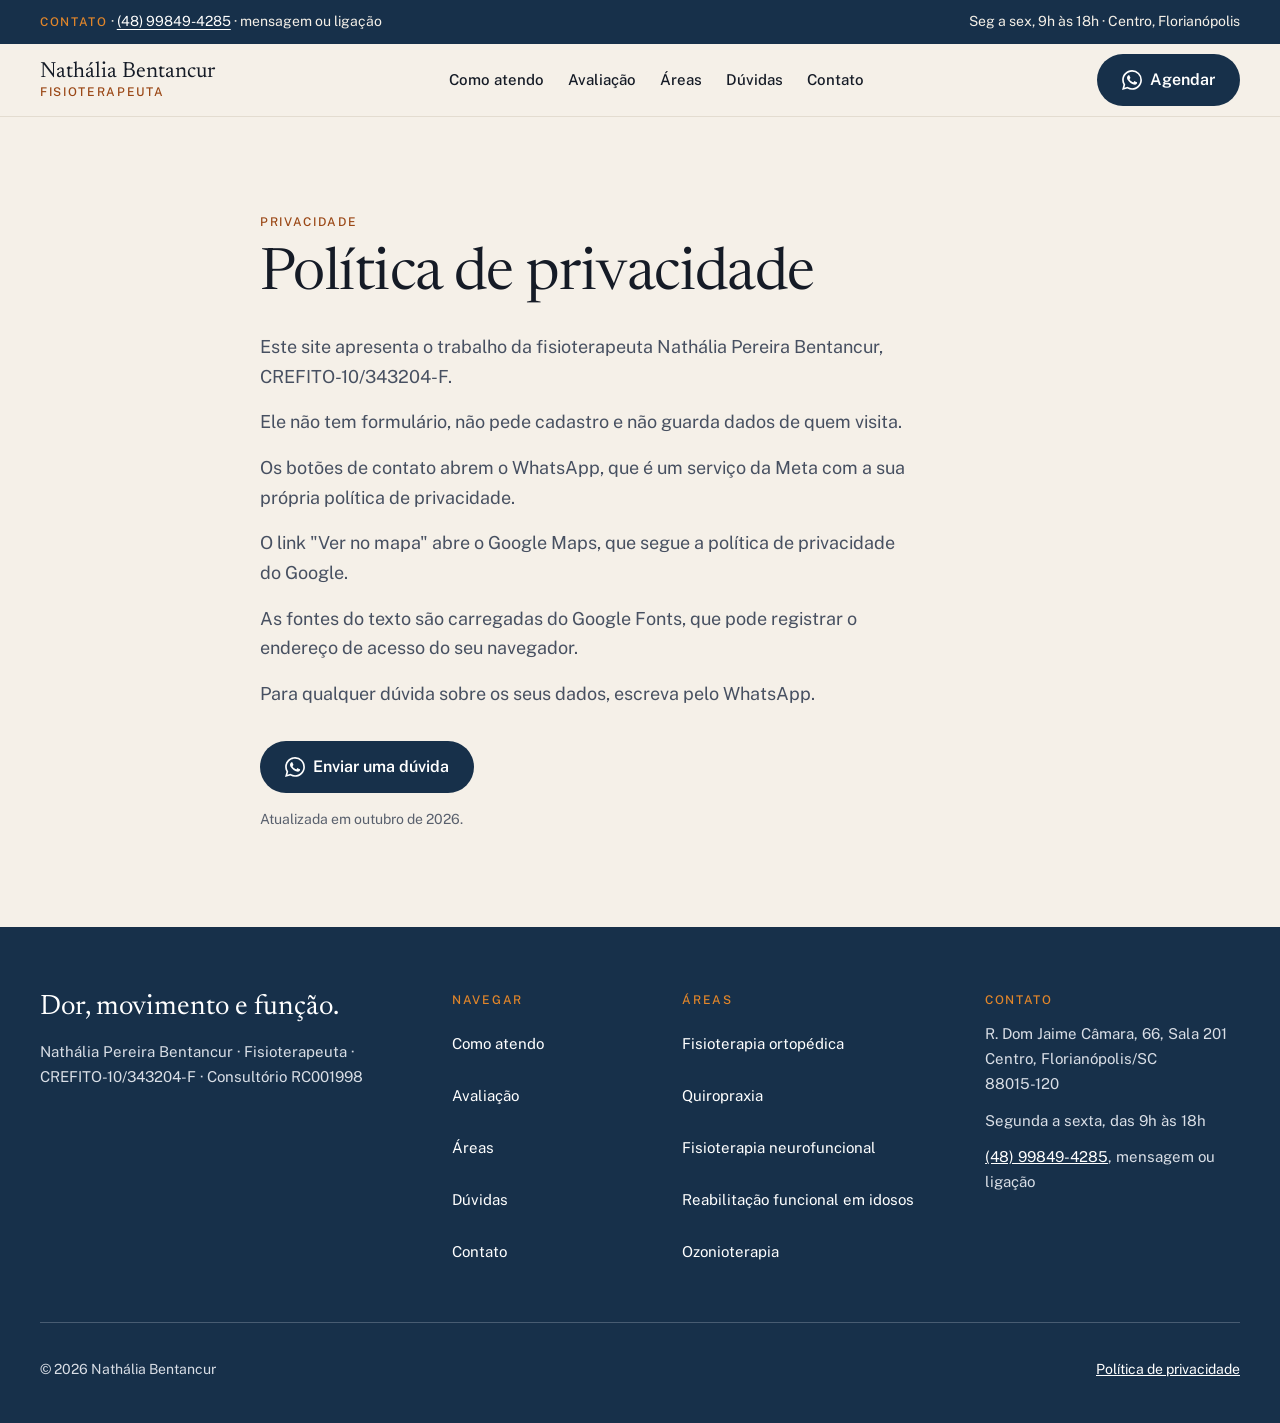
<file: politica-de-privacidade.html>
<!DOCTYPE html>
<html lang="pt-BR">
<head>
<meta charset="UTF-8">
<meta name="viewport" content="width=device-width, initial-scale=1">
<!-- PRÉ-VENDA: não remover até o Armin fechar a venda -->
<meta name="robots" content="noindex, nofollow">
<title>Política de privacidade | Nathália Bentancur</title>
<meta name="description" content="Como este site trata os dados de quem visita: sem formulário, sem cadastro, só links para WhatsApp e Google Maps.">
<meta property="og:title" content="Política de privacidade | Nathália Bentancur">
<meta property="og:description" content="Como este site trata os dados de quem visita: sem formulário, sem cadastro, só links para WhatsApp e Google Maps.">
<meta property="og:type" content="website">
<meta property="og:locale" content="pt_BR">
<meta property="og:image" content="assets/img/og.jpg">
<meta name="theme-color" content="#17304A">
<link rel="icon" href="data:image/svg+xml,%3Csvg xmlns='http://www.w3.org/2000/svg' viewBox='0 0 64 64'%3E%3Crect width='64' height='64' rx='32' fill='%2317304A'/%3E%3Ctext x='32' y='41' text-anchor='middle' font-family='Georgia,serif' font-size='26' fill='%23F5F0E8'%3ENB%3C/text%3E%3C/svg%3E">
<link rel="preconnect" href="https://fonts.googleapis.com">
<link rel="preconnect" href="https://fonts.gstatic.com" crossorigin>
<link href="https://fonts.googleapis.com/css2?family=Newsreader:ital,opsz,wght@0,6..72,300..500;1,6..72,300..500&family=Public+Sans:wght@400;500;600&display=swap" rel="stylesheet">
<link rel="stylesheet" href="assets/css/base.css">
<link rel="stylesheet" href="assets/css/style.css">
</head>
<body>
<a class="pular-conteudo" href="#conteudo">Pular para o conteúdo</a>
<div class="barra">
  <div class="container barra__in">
    <p class="barra__contato"><span class="barra__rotulo">Contato</span>&nbsp;· <a href="tel:+5548998494285">(48) 99849-4285</a><span class="barra__extra">&nbsp;· mensagem ou ligação</span></p>
    <p class="barra__local">Seg a sex, 9h às 18h&nbsp;· Centro, Florianópolis</p>
  </div>
</div>
<header class="cabecalho" data-header>
  <div class="container cabecalho__in">
    <a class="marca" href="index.html#inicio" aria-label="Nathália Bentancur, fisioterapeuta, início">
      <span class="marca__nome">Nathália Bentancur</span>
      <span class="marca__prof">Fisioterapeuta</span>
    </a>
    <nav class="nav" aria-label="Principal"><ul role="list"><li><a href="index.html#como-atendo">Como atendo</a></li><li><a href="index.html#avaliacao">Avaliação</a></li><li><a href="index.html#areas">Áreas</a></li><li><a href="index.html#duvidas">Dúvidas</a></li><li><a href="index.html#contato">Contato</a></li></ul></nav>
    <a class="botao botao--primario cabecalho__cta" href="https://wa.me/5548998494285?text=Ol%C3%A1%2C%20Nath%C3%A1lia%21%20Vi%20o%20seu%20site%20e%20gostaria%20de%20agendar%20uma%20avalia%C3%A7%C3%A3o."><svg class="icone icone--marca" width="24" height="24" fill="currentColor" aria-hidden="true" focusable="false" role="img" viewBox="0 0 24 24" xmlns="http://www.w3.org/2000/svg"><path d="M17.472 14.382c-.297-.149-1.758-.867-2.03-.967-.273-.099-.471-.148-.67.15-.197.297-.767.966-.94 1.164-.173.199-.347.223-.644.075-.297-.15-1.255-.463-2.39-1.475-.883-.788-1.48-1.761-1.653-2.059-.173-.297-.018-.458.13-.606.134-.133.298-.347.446-.52.149-.174.198-.298.298-.497.099-.198.05-.371-.025-.52-.075-.149-.669-1.612-.916-2.207-.242-.579-.487-.5-.669-.51-.173-.008-.371-.01-.57-.01-.198 0-.52.074-.792.372-.272.297-1.04 1.016-1.04 2.479 0 1.462 1.065 2.875 1.213 3.074.149.198 2.096 3.2 5.077 4.487.709.306 1.262.489 1.694.625.712.227 1.36.195 1.871.118.571-.085 1.758-.719 2.006-1.413.248-.694.248-1.289.173-1.413-.074-.124-.272-.198-.57-.347m-5.421 7.403h-.004a9.87 9.87 0 01-5.031-1.378l-.361-.214-3.741.982.998-3.648-.235-.374a9.86 9.86 0 01-1.51-5.26c.001-5.45 4.436-9.884 9.888-9.884 2.64 0 5.122 1.03 6.988 2.898a9.825 9.825 0 012.893 6.994c-.003 5.45-4.437 9.884-9.885 9.884m8.413-18.297A11.815 11.815 0 0012.05 0C5.495 0 .16 5.335.157 11.892c0 2.096.547 4.142 1.588 5.945L.057 24l6.305-1.654a11.882 11.882 0 005.683 1.448h.005c6.554 0 11.89-5.335 11.893-11.893a11.821 11.821 0 00-3.48-8.413Z"/></svg><span>Agendar</span></a>
    <button class="botao botao--contorno cabecalho__menu" type="button" data-abrir-menu aria-expanded="false" aria-controls="menu-celular">Menu</button>
  </div>
</header>
<nav class="menu-celular" id="menu-celular" aria-hidden="true" aria-label="Menu" data-lenis-prevent>
  <div class="container menu-celular__in">
    <div class="menu-celular__topo">
      <span class="marca__nome">Nathália Bentancur</span>
      <button class="botao botao--contorno" type="button" data-fechar-menu>Fechar</button>
    </div>
    <a class="botao botao--primario menu-celular__cta" href="https://wa.me/5548998494285?text=Ol%C3%A1%2C%20Nath%C3%A1lia%21%20Vi%20o%20seu%20site%20e%20gostaria%20de%20agendar%20uma%20avalia%C3%A7%C3%A3o."><svg class="icone icone--marca" width="24" height="24" fill="currentColor" aria-hidden="true" focusable="false" role="img" viewBox="0 0 24 24" xmlns="http://www.w3.org/2000/svg"><path d="M17.472 14.382c-.297-.149-1.758-.867-2.03-.967-.273-.099-.471-.148-.67.15-.197.297-.767.966-.94 1.164-.173.199-.347.223-.644.075-.297-.15-1.255-.463-2.39-1.475-.883-.788-1.48-1.761-1.653-2.059-.173-.297-.018-.458.13-.606.134-.133.298-.347.446-.52.149-.174.198-.298.298-.497.099-.198.05-.371-.025-.52-.075-.149-.669-1.612-.916-2.207-.242-.579-.487-.5-.669-.51-.173-.008-.371-.01-.57-.01-.198 0-.52.074-.792.372-.272.297-1.04 1.016-1.04 2.479 0 1.462 1.065 2.875 1.213 3.074.149.198 2.096 3.2 5.077 4.487.709.306 1.262.489 1.694.625.712.227 1.36.195 1.871.118.571-.085 1.758-.719 2.006-1.413.248-.694.248-1.289.173-1.413-.074-.124-.272-.198-.57-.347m-5.421 7.403h-.004a9.87 9.87 0 01-5.031-1.378l-.361-.214-3.741.982.998-3.648-.235-.374a9.86 9.86 0 01-1.51-5.26c.001-5.45 4.436-9.884 9.888-9.884 2.64 0 5.122 1.03 6.988 2.898a9.825 9.825 0 012.893 6.994c-.003 5.45-4.437 9.884-9.885 9.884m8.413-18.297A11.815 11.815 0 0012.05 0C5.495 0 .16 5.335.157 11.892c0 2.096.547 4.142 1.588 5.945L.057 24l6.305-1.654a11.882 11.882 0 005.683 1.448h.005c6.554 0 11.89-5.335 11.893-11.893a11.821 11.821 0 00-3.48-8.413Z"/></svg><span>Agendar pelo WhatsApp</span></a>
    <ul role="list" class="menu-celular__links"><li><a href="index.html#como-atendo">Como atendo</a></li><li><a href="index.html#avaliacao">Avaliação</a></li><li><a href="index.html#areas">Áreas</a></li><li><a href="index.html#duvidas">Dúvidas</a></li><li><a href="index.html#contato">Contato</a></li></ul>
    <a class="menu-celular__tel" href="tel:+5548998494285"><svg aria-hidden="true" focusable="false" class="icone icone--phone" xmlns="http://www.w3.org/2000/svg" width="24" height="24" viewBox="0 0 24 24" fill="none" stroke="currentColor" stroke-width="1.5" stroke-linecap="round" stroke-linejoin="round" ><path d="M13.832 16.568a1 1 0 0 0 1.213-.303l.355-.465A2 2 0 0 1 17 15h3a2 2 0 0 1 2 2v3a2 2 0 0 1-2 2A18 18 0 0 1 2 4a2 2 0 0 1 2-2h3a2 2 0 0 1 2 2v3a2 2 0 0 1-.8 1.6l-.468.351a1 1 0 0 0-.292 1.233 14 14 0 0 0 6.392 6.384" /></svg><span>Ligar (48) 99849-4285</span></a>
  </div>
</nav>
<main id="conteudo">
<section class="secao pagina">
  <div class="container container--estreito">
    <p class="rotulo">Privacidade</p>
    <h1>Política de privacidade</h1>
    <p>Este site apresenta o trabalho da fisioterapeuta Nathália Pereira Bentancur, <span class="nowrap">CREFITO-10/343204-F</span>.</p>
    <p>Ele não tem formulário, não pede cadastro e não guarda dados de quem visita.</p>
    <p>Os botões de contato abrem o WhatsApp, que é um serviço da Meta com a sua própria política de privacidade.</p>
    <p>O link "Ver no mapa" abre o Google Maps, que segue a política de privacidade do Google.</p>
    <p>As fontes do texto são carregadas do Google Fonts, que pode registrar o endereço de acesso do seu navegador.</p>
    <p>Para qualquer dúvida sobre os seus dados, escreva pelo WhatsApp.</p>
    <div class="acoes"><a class="botao botao--primario" href="https://wa.me/5548998494285?text=Ol%C3%A1%2C%20Nath%C3%A1lia%21%20Tenho%20uma%20d%C3%BAvida%20sobre%20os%20meus%20dados%20no%20site."><svg class="icone icone--marca" width="24" height="24" fill="currentColor" aria-hidden="true" focusable="false" role="img" viewBox="0 0 24 24" xmlns="http://www.w3.org/2000/svg"><path d="M17.472 14.382c-.297-.149-1.758-.867-2.03-.967-.273-.099-.471-.148-.67.15-.197.297-.767.966-.94 1.164-.173.199-.347.223-.644.075-.297-.15-1.255-.463-2.39-1.475-.883-.788-1.48-1.761-1.653-2.059-.173-.297-.018-.458.13-.606.134-.133.298-.347.446-.52.149-.174.198-.298.298-.497.099-.198.05-.371-.025-.52-.075-.149-.669-1.612-.916-2.207-.242-.579-.487-.5-.669-.51-.173-.008-.371-.01-.57-.01-.198 0-.52.074-.792.372-.272.297-1.04 1.016-1.04 2.479 0 1.462 1.065 2.875 1.213 3.074.149.198 2.096 3.2 5.077 4.487.709.306 1.262.489 1.694.625.712.227 1.36.195 1.871.118.571-.085 1.758-.719 2.006-1.413.248-.694.248-1.289.173-1.413-.074-.124-.272-.198-.57-.347m-5.421 7.403h-.004a9.87 9.87 0 01-5.031-1.378l-.361-.214-3.741.982.998-3.648-.235-.374a9.86 9.86 0 01-1.51-5.26c.001-5.45 4.436-9.884 9.888-9.884 2.64 0 5.122 1.03 6.988 2.898a9.825 9.825 0 012.893 6.994c-.003 5.45-4.437 9.884-9.885 9.884m8.413-18.297A11.815 11.815 0 0012.05 0C5.495 0 .16 5.335.157 11.892c0 2.096.547 4.142 1.588 5.945L.057 24l6.305-1.654a11.882 11.882 0 005.683 1.448h.005c6.554 0 11.89-5.335 11.893-11.893a11.821 11.821 0 00-3.48-8.413Z"/></svg><span>Enviar uma dúvida</span></a></div>
    <p class="nota nota--simples">Atualizada em outubro de 2026.</p>
  </div>
</section>
</main>
<footer class="rodape">
  <div class="container rodape__grade">
    <div class="rodape__assinatura">
      <p class="rodape__frase">Dor, movimento e função.</p>
      <p class="rodape__ident">Nathália Pereira Bentancur&nbsp;· Fisioterapeuta&nbsp;· <span class="nowrap">CREFITO-10/343204-F</span>&nbsp;· <span class="nowrap">Consultório RC001998</span></p>
    </div>
    <div>
      <p class="rodape__titulo">Navegar</p>
      <ul role="list" class="rodape__lista"><li><a href="index.html#como-atendo">Como atendo</a></li><li><a href="index.html#avaliacao">Avaliação</a></li><li><a href="index.html#areas">Áreas</a></li><li><a href="index.html#duvidas">Dúvidas</a></li><li><a href="index.html#contato">Contato</a></li></ul>
    </div>
    <div>
      <p class="rodape__titulo">Áreas</p>
      <ul role="list" class="rodape__lista"><li><a href="index.html#areas">Fisioterapia ortopédica</a></li><li><a href="index.html#areas">Quiropraxia</a></li><li><a href="index.html#areas">Fisioterapia neurofuncional</a></li><li><a href="index.html#areas">Reabilitação funcional em idosos</a></li><li><a href="index.html#areas">Ozonioterapia</a></li></ul>
    </div>
    <div>
      <p class="rodape__titulo">Contato</p>
      <address class="rodape__contato">
        <p>R. Dom Jaime Câmara, 66, Sala 201<br>Centro, Florianópolis/SC<br>88015-120</p>
        <p>Segunda a sexta, das 9h às 18h</p>
        <p><a href="tel:+5548998494285">(48) 99849-4285</a>, mensagem ou ligação</p>
      </address>
    </div>
  </div>
  <div class="container rodape__legal">
    <p>© 2026 Nathália Bentancur</p>
    <p><a href="politica-de-privacidade.html">Política de privacidade</a></p>
  </div>
</footer>
<a class="whatsapp-fixo" href="https://wa.me/5548998494285?text=Ol%C3%A1%2C%20Nath%C3%A1lia%21%20Tenho%20uma%20d%C3%BAvida%20sobre%20os%20meus%20dados%20no%20site."><svg class="icone icone--marca" width="24" height="24" fill="currentColor" aria-hidden="true" focusable="false" role="img" viewBox="0 0 24 24" xmlns="http://www.w3.org/2000/svg"><path d="M17.472 14.382c-.297-.149-1.758-.867-2.03-.967-.273-.099-.471-.148-.67.15-.197.297-.767.966-.94 1.164-.173.199-.347.223-.644.075-.297-.15-1.255-.463-2.39-1.475-.883-.788-1.48-1.761-1.653-2.059-.173-.297-.018-.458.13-.606.134-.133.298-.347.446-.52.149-.174.198-.298.298-.497.099-.198.05-.371-.025-.52-.075-.149-.669-1.612-.916-2.207-.242-.579-.487-.5-.669-.51-.173-.008-.371-.01-.57-.01-.198 0-.52.074-.792.372-.272.297-1.04 1.016-1.04 2.479 0 1.462 1.065 2.875 1.213 3.074.149.198 2.096 3.2 5.077 4.487.709.306 1.262.489 1.694.625.712.227 1.36.195 1.871.118.571-.085 1.758-.719 2.006-1.413.248-.694.248-1.289.173-1.413-.074-.124-.272-.198-.57-.347m-5.421 7.403h-.004a9.87 9.87 0 01-5.031-1.378l-.361-.214-3.741.982.998-3.648-.235-.374a9.86 9.86 0 01-1.51-5.26c.001-5.45 4.436-9.884 9.888-9.884 2.64 0 5.122 1.03 6.988 2.898a9.825 9.825 0 012.893 6.994c-.003 5.45-4.437 9.884-9.885 9.884m8.413-18.297A11.815 11.815 0 0012.05 0C5.495 0 .16 5.335.157 11.892c0 2.096.547 4.142 1.588 5.945L.057 24l6.305-1.654a11.882 11.882 0 005.683 1.448h.005c6.554 0 11.89-5.335 11.893-11.893a11.821 11.821 0 00-3.48-8.413Z"/></svg><span>Agendar pelo WhatsApp</span></a>
<script src="assets/js/lenis.min.js" defer></script>
<script src="assets/js/main.js" defer></script>
<script src="assets/js/movimento.js" defer></script>
</body>
</html>
</file>
<file: assets/css/base.css>
/* base.css — regras fixas da agência. NÃO EDITAR por projeto.
   Tokens de cor, fonte, raio e sombra do cliente ficam em style.css.
   Escala e regras descritas em specs/design.md §0. */

:root {
  /* Espaçamento: escala fechada. Nenhum margin/padding/gap fora daqui. */
  --space-1: 0.25rem;  /*   4px */
  --space-2: 0.5rem;   /*   8px */
  --space-3: 0.75rem;  /*  12px */
  --space-4: 1rem;     /*  16px */
  --space-5: 1.5rem;   /*  24px */
  --space-6: 2rem;     /*  32px */
  --space-7: 3rem;     /*  48px */
  --space-8: 4rem;     /*  64px */
  --space-9: 6rem;     /*  96px */
  --space-10: 8rem;    /* 128px */

  --section-y: var(--space-8);          /* celular e tablet: 64px */
  --gutter: var(--space-5);             /* 24px */
  --container: 1200px;
  --container-narrow: 760px;

  /* Ícones: só estes dois tamanhos (+ círculo de card) */
  --icone-linha: 20px;
  --icone-card: 24px;
  --icone-circulo: 48px;

  --toque-min: 44px;
  --header-h: 72px;

  --ease-out: cubic-bezier(0.22, 1, 0.36, 1);
  --dur-fast: 0.14s;
  --dur-base: 0.24s;
  --dur-slow: 0.42s;
}
@media (min-width: 900px) {
  :root { --section-y: var(--space-9); --gutter: var(--space-6); }  /* 96px / 32px */
}
@media (max-width: 399px) {
  :root { --gutter: 1.25rem; }  /* 20px: única exceção à escala, só na borda da tela */
}

/* Reset enxuto */
*, *::before, *::after { box-sizing: border-box; }
html { -webkit-text-size-adjust: 100%; overflow-x: clip; scroll-behavior: smooth; }
body { margin: 0; overflow-x: clip; min-height: 100vh; text-rendering: optimizeLegibility; -webkit-font-smoothing: antialiased; }
h1, h2, h3, h4, p, figure, blockquote, ul, ol, dl { margin: 0; }
ul[role="list"], ol[role="list"] { list-style: none; padding: 0; }
img, picture, svg, video { display: block; max-width: 100%; }
img { height: auto; }
input, button, textarea, select { font: inherit; color: inherit; }
button { cursor: pointer; }
a { color: inherit; }
[hidden] { display: none !important; }
:target, [id] { scroll-margin-top: calc(var(--header-h) + var(--space-4)); }

/* Estrutura */
.container { width: min(100% - 2 * var(--gutter), var(--container)); margin-inline: auto; }
.container--estreito { width: min(100% - 2 * var(--gutter), var(--container-narrow)); margin-inline: auto; }
.secao { padding-block: var(--section-y); }

/* Imagens: sempre cobrem o espaço reservado, sem distorcer */
.midia { position: relative; overflow: hidden; }
.midia > img, .midia > picture, .midia > picture > img { width: 100%; height: 100%; object-fit: cover; }
.proporcao-heroi   { aspect-ratio: 4 / 5; }
.proporcao-card    { aspect-ratio: 4 / 3; }
.proporcao-retrato { aspect-ratio: 4 / 5; }
.proporcao-avatar  { aspect-ratio: 1 / 1; border-radius: 50%; }
@media (min-width: 900px) { .proporcao-heroi { aspect-ratio: 3 / 2; } }

/* Ícones (gerados por ~/agencia/scripts/icone.mjs) */
.icone { width: var(--icone-card); height: var(--icone-card); flex-shrink: 0; }
.icone--linha, .botao .icone, p .icone, li .icone { width: var(--icone-linha); height: var(--icone-linha); }
.icone-circulo {
  display: inline-grid; place-items: center;
  width: var(--icone-circulo); height: var(--icone-circulo); border-radius: 50%;
}

/* Acessibilidade */
.pular-conteudo {
  position: absolute; left: var(--space-4); top: calc(-1 * var(--space-9)); z-index: 1000;
  padding: var(--space-3) var(--space-4); background: #fff; color: #000; border-radius: var(--space-2);
}
.pular-conteudo:focus { top: var(--space-3); }
:focus-visible { outline: 3px solid var(--focus-ring, currentColor); outline-offset: 2px; }
.sr-only {
  position: absolute !important; width: 1px; height: 1px; padding: 0; margin: -1px;
  overflow: hidden; clip: rect(0 0 0 0); white-space: nowrap; border: 0;
}
a, button, [role="button"], input, select, textarea, summary { min-height: var(--toque-min); }
p a, li a { min-height: 0; }

/* Menu de celular: fechado = fora da tela E fora do teclado (lição: menu fechado recebia foco) */
.menu-celular { visibility: hidden; pointer-events: none; }
.menu-celular[data-aberto="true"] { visibility: visible; pointer-events: auto; }
body[data-menu="true"] { overflow: hidden; }

/* Entrada de seção (main.js adiciona .visivel). Sem JS, tudo aparece. */
.js .revelar { opacity: 0; transform: translateY(16px); transition: opacity var(--dur-slow) var(--ease-out), transform var(--dur-slow) var(--ease-out); }
.js .revelar.visivel { opacity: 1; transform: none; }

/* Botão fixo de WhatsApp no celular: aparece em TODAS as páginas depois de rolar (lição: só funcionava na home) */
.whatsapp-fixo {
  position: fixed; left: var(--gutter); right: var(--gutter); bottom: var(--space-4); z-index: 90;
  display: flex; align-items: center; justify-content: center; gap: var(--space-2);
  min-height: 56px; border-radius: 999px; text-decoration: none;
  transform: translateY(calc(100% + var(--space-6))); transition: transform var(--dur-base) var(--ease-out);
}
.whatsapp-fixo[data-visivel="true"] { transform: none; }
@media (min-width: 900px) { .whatsapp-fixo { display: none; } }
/* Reserva o espaço do botão fixo no fim da página, senão ele cobre o último conteúdo (lição: Loredana) */
@media (max-width: 899px) { body:has(.whatsapp-fixo) { padding-bottom: calc(56px + var(--space-6)); } }

/* Caixa de foto real que falta (specs/design.md §0). Nunca pode sobrar sem registro em revisao/pendencias.md. */
.foto-pendente {
  display: grid; place-content: center; gap: var(--space-3);
  width: 100%; max-width: 100%; height: 100%; padding: var(--space-6); text-align: center;
  background: #f4f2f0; border: 2px dashed #b9b2aa; border-radius: inherit; color: #625c55;
}
.foto-pendente .icone { margin-inline: auto; opacity: .55; }
.foto-pendente__titulo { font-weight: 600; line-height: 1.45; color: #231f20; max-width: 34ch; margin-inline: auto; overflow-wrap: anywhere; }
.foto-pendente__meta { font-size: 0.875rem; }

/* Lenis (rolagem suave): o próprio Lenis põe html.lenis; com ele ativo, o scroll-behavior do CSS sai do caminho */
html.lenis, html.lenis body { height: auto; }
.lenis.lenis-smooth { scroll-behavior: auto !important; }
.lenis.lenis-smooth [data-lenis-prevent] { overscroll-behavior: contain; }
.lenis.lenis-stopped { overflow: clip; }
.lenis.lenis-smooth iframe { pointer-events: none; }

/* Movimento reduzido: desliga tudo */
@media (prefers-reduced-motion: reduce) {
  html { scroll-behavior: auto; }
  *, *::before, *::after { animation: none !important; transition: none !important; }
  .js .revelar { opacity: 1; transform: none; }
}
</file>
<file: assets/css/style.css>
/* style.css — tokens e componentes do cliente, a partir de specs/design.md §1–§11.
   Espaçamento SEMPRE com var(--space-N) de base.css. Referência: crosacore.com (Kit de Design). */
:root {
  --fundo: #F5F0E8;
  --superficie: #FFFFFF;
  --nota: #EDE5D8;
  --marca: #17304A;
  --marca-escura: #0E2033;
  --texto: #151B26;
  --texto-corpo: #475061;
  --texto-sec: #59606D;
  --accent: #E2862A;
  --accent-texto: #9A4715;
  --borda: #E3DCD0;
  --sobre-marca: #D9DEE6;
  --focus-ring: var(--marca);

  --f-titulo: 'Newsreader', Georgia, serif;
  --f-texto: 'Public Sans', system-ui, -apple-system, sans-serif;

  --raio-card: 10px;
  --raio-foto: 16px;
  --raio-botao: 999px;
  --botao-h: 52px;
  --fixo-h: 56px; /* altura do botão fixo de WhatsApp (base.css) */
  --trans: 0.15s ease;
}

/* Base */
body { background: var(--fundo); color: var(--texto-corpo); font-family: var(--f-texto); font-size: 1.0625rem; line-height: 1.65; }
@media (min-width: 900px) { body { font-size: 1.125rem; } }
h1, h2, h3 { font-family: var(--f-titulo); color: var(--texto); font-weight: 380; text-wrap: balance; letter-spacing: -0.01em; }
h1 { font-size: clamp(38px, 4vw + 1rem, 58px); line-height: 1.12; }
h2 { font-size: clamp(27px, 2.2vw + 0.9rem, 38px); line-height: 1.15; }
h3 { font-size: 1.3125rem; line-height: 1.2; font-weight: 450; }
h1 em, h2 em { font-style: italic; font-weight: 340; white-space: nowrap; }
p { max-width: 36em; }
.nowrap { white-space: nowrap; }
.lead { font-size: 1.125rem; }
@media (min-width: 900px) { .lead { font-size: 1.25rem; } }
strong, .destaque { color: var(--texto); font-weight: 600; }

.rotulo {
  font-family: var(--f-texto); font-size: 0.75rem; font-weight: 500; line-height: 1.5;
  text-transform: uppercase; letter-spacing: 0.14em; color: var(--accent-texto);
  font-variant-numeric: tabular-nums; max-width: none;
}
.rotulo--claro { color: var(--accent); }
.rotulo + h1, .rotulo + h2, .rotulo + h3 { margin-block-start: var(--space-3); }

.secao--branca { background: var(--superficie); }

/* Cabeça de seção */
.cabeca { max-width: 46rem; margin-block-end: var(--space-6); }
.cabeca h2 + p { margin-block-start: var(--space-4); }
@media (min-width: 900px) { .cabeca { margin-block-end: var(--space-7); } }

/* Botões: um raio só (999px), altura 52px */
.botao {
  display: inline-flex; align-items: center; justify-content: center; gap: var(--space-2);
  min-height: var(--botao-h); padding: var(--space-3) var(--space-5);
  border-radius: var(--raio-botao); border: 1px solid transparent;
  font-family: var(--f-texto); font-size: 1rem; font-weight: 600; line-height: 1.2;
  text-decoration: none; white-space: nowrap; cursor: pointer;
  transition: background-color var(--trans), color var(--trans), border-color var(--trans);
}
.botao .icone { width: var(--icone-linha); height: var(--icone-linha); }
.botao--primario { background: var(--marca); color: #fff; }
.botao--primario:hover { background: var(--marca-escura); }
.botao--contorno { background: transparent; color: var(--texto); border-color: var(--texto); }
.botao--contorno:hover { background: var(--nota); }
.botao--claro { background: var(--fundo); color: var(--marca); }
.botao--claro:hover { background: #fff; }
.acoes { display: flex; flex-wrap: wrap; gap: var(--space-3); margin-block-start: var(--space-6); }
@media (max-width: 399px) {
  .acoes .botao { width: 100%; white-space: normal; }
}

/* Link de texto */
.link {
  display: inline-flex; align-items: center; gap: var(--space-2); min-height: var(--toque-min);
  color: var(--accent-texto); font-weight: 500; text-decoration: underline; text-underline-offset: 4px;
  text-decoration-thickness: 1px; transition: color var(--trans);
}
.link:hover { color: var(--marca); }
.link .icone { width: var(--icone-linha); height: var(--icone-linha); }

/* Barra superior (rola junto; fora do sticky) */
.barra { background: var(--marca); color: var(--fundo); font-size: 0.875rem; }
.barra__in { display: flex; justify-content: space-between; align-items: center; gap: var(--space-4); min-height: var(--toque-min); }
.barra p { max-width: none; }
.barra p a { color: #fff; text-decoration: underline; text-underline-offset: 3px; display: inline-flex; align-items: center; min-height: var(--toque-min); }
.barra__rotulo { text-transform: uppercase; letter-spacing: 0.14em; font-size: 0.75rem; font-weight: 500; color: var(--accent); }
.barra__extra, .barra__local { display: none; }
@media (min-width: 600px) { .barra__extra { display: inline; } }
@media (min-width: 900px) { .barra__local { display: block; } }

/* Cabeçalho sticky translúcido */
.cabecalho {
  position: sticky; top: 0; z-index: 80;
  background: rgba(245, 240, 232, 0.97); /* sem backdrop-filter: o desfoque redesenhava o cabeçalho a cada quadro e travava a rolagem rápida no computador (revisão Armin, 19/10) */
  border-bottom: 1px solid var(--borda);
}
.cabecalho__in { display: flex; align-items: center; gap: var(--space-4); min-height: 72px; }
.marca { display: flex; flex-direction: column; justify-content: center; text-decoration: none; color: var(--texto); min-width: 0; margin-inline-end: auto; }
.marca__nome { font-family: var(--f-titulo); font-size: 1.375rem; line-height: 1.1; font-weight: 400; color: var(--texto); }
.marca__prof { font-size: 0.75rem; letter-spacing: 0.14em; text-transform: uppercase; color: var(--accent-texto); font-weight: 500; line-height: 1.4; }
.nav { display: none; }
.nav ul { display: flex; gap: var(--space-5); }
.nav a { display: inline-flex; align-items: center; min-height: var(--toque-min); white-space: nowrap; text-decoration: none; color: var(--texto); font-size: 0.9375rem; font-weight: 500; transition: color var(--trans); }
.nav a:hover { color: var(--accent-texto); }
.cabecalho__cta { display: none; }
.cabecalho__menu { flex-shrink: 0; }
@media (min-width: 400px) { .marca { flex-shrink: 0; } }
@media (min-width: 600px) { .cabecalho__cta { display: inline-flex; } }
@media (min-width: 1100px) {
  .nav { display: block; }
  .cabecalho__menu { display: none; }
  .marca { margin-inline-end: 0; }
  .nav { margin-inline: auto; }
}

/* Menu de celular */
.menu-celular {
  position: fixed; inset: 0; z-index: 100; background: var(--superficie); overflow-y: auto;
  opacity: 0; transition: opacity 0.2s ease, visibility 0s linear 0.2s;
}
.menu-celular[data-aberto="true"] { opacity: 1; transition: opacity 0.2s ease; }
.menu-celular__in { display: grid; gap: var(--space-5); padding-block: var(--space-4) var(--space-7); }
.menu-celular__topo { display: flex; justify-content: space-between; align-items: center; min-height: 72px; }
.menu-celular__links { display: grid; gap: var(--space-2); }
.menu-celular__links a { display: flex; align-items: center; min-height: var(--toque-min); font-family: var(--f-titulo); font-size: 1.5rem; color: var(--texto); text-decoration: none; border-bottom: 1px solid var(--borda); padding-block: var(--space-2); }
.menu-celular__cta { width: 100%; }
.menu-celular__tel { display: inline-flex; align-items: center; gap: var(--space-2); color: var(--texto); font-weight: 500; }
.menu-celular__tel .icone { width: var(--icone-linha); height: var(--icone-linha); }

/* Herói */
.heroi { padding-block: var(--space-7) var(--section-y); }
.heroi__grade { display: grid; gap: var(--space-6); }
.heroi__texto h1 { margin-block-end: var(--space-4); }
.heroi__ident { margin-block-start: var(--space-5); font-size: 0.9375rem; color: var(--texto); font-weight: 500; }
.heroi__prova { margin-block-start: var(--space-2); font-size: 0.9375rem; }
.heroi__prova p a, p.heroi__prova a { min-height: var(--toque-min); display: inline-flex; align-items: center; gap: var(--space-2); color: var(--texto-sec); text-decoration: underline; text-underline-offset: 3px; text-decoration-color: var(--borda); }
.heroi__prova .icone { width: var(--icone-linha); height: var(--icone-linha); color: var(--accent); fill: var(--accent); }
.heroi__foto { border-radius: var(--raio-foto); width: 100%; max-width: 400px; }
/* Celular/tablet (revisão 16/10): foto centralizada, entre o texto de apoio e os botões, em 4:5 e com o rosto no centro
   (a imagem fica 131% mais larga que a caixa e encosta à esquerda: o rosto, a 38% da largura, cai no meio). */
@media (max-width: 899px) {
  .heroi__grade { display: flex; flex-direction: column; gap: 0; }
  .heroi__texto { display: contents; }
  .heroi__foto { order: 1; margin: var(--space-6) auto 0; aspect-ratio: 4 / 5; height: auto; }
  .heroi__foto > picture > img { width: 131%; max-width: none; object-position: 0 0; }
  .heroi .acoes, .heroi__ident, .heroi__prova { order: 2; }
}
@media (min-width: 900px) {
  .heroi { padding-block: var(--space-9) var(--section-y); }
  .heroi__grade { grid-template-columns: minmax(0, 1fr) minmax(0, 400px); gap: var(--space-9); align-items: center; }
  .heroi__foto { height: auto; aspect-ratio: 4 / 5; }
  .heroi__foto img { object-position: 50% 30%; }
}

/* Grades */
.grade-3 { display: grid; gap: var(--space-4); }
@media (min-width: 900px) { .grade-3 { grid-template-columns: repeat(3, minmax(0, 1fr)); } }

/* Cartões */
.cartao { background: var(--fundo); border: 1px solid var(--borda); border-radius: var(--raio-card); padding: var(--space-5); }
.secao:not(.secao--branca) .cartao { background: var(--superficie); }
@media (min-width: 900px) { .cartao { padding: var(--space-6); } }
.cartao--frase { font-family: var(--f-titulo); font-size: 1.3125rem; line-height: 1.3; color: var(--texto); font-weight: 400; }
.situacoes__pe { display: flex; flex-wrap: wrap; justify-content: space-between; align-items: center; gap: var(--space-4); margin-block-start: var(--space-6); }
.nota { display: flex; align-items: flex-start; gap: var(--space-2); font-size: 0.875rem; line-height: 1.55; color: var(--texto-sec); }
.nota .icone { width: var(--icone-linha); height: var(--icone-linha); flex-shrink: 0; }
.nota--simples { display: block; margin-block-start: var(--space-5); }

/* Split texto + foto */
.split { display: grid; gap: var(--space-6); }
.split__texto > p:not(.rotulo) { margin-block-start: var(--space-4); }
.split__texto .destaque { margin-block-start: var(--space-5); }
.split__texto .link { margin-block-start: var(--space-5); }
.split__foto { border-radius: var(--raio-foto); width: 100%; }
@media (min-width: 900px) {
  .split { grid-template-columns: minmax(0, 7fr) minmax(0, 5fr); gap: var(--space-9); align-items: center; }
  .split--invertido { grid-template-columns: minmax(0, 5fr) minmax(0, 7fr); }
}

/* Lista com bolinhas (avaliação) */
.lista-pontos { margin-block-start: var(--space-5); display: grid; }
.lista-pontos li { position: relative; padding-block: var(--space-3); padding-inline-start: var(--space-5); border-bottom: 1px solid var(--borda); color: var(--texto); }
.lista-pontos li::before { content: ""; position: absolute; left: 0; top: calc(var(--space-3) + 0.7em); width: 8px; height: 8px; border-radius: 50%; background: var(--accent); }

/* Faixa escura: Como eu atendo */
.faixa { background: var(--marca); color: var(--sobre-marca); --focus-ring: var(--fundo); }
.faixa h2, .faixa h3 { color: #fff; }
.faixa__topo { display: grid; gap: var(--space-6); align-items: center; }
.faixa__texto p:not(.rotulo) { margin-block-start: var(--space-4); }
.faixa__venn { justify-self: start; width: 100%; max-width: 300px; }
.venn { width: 100%; height: auto; }
.venn__c { fill: rgba(226, 134, 42, 0.30); stroke: rgba(245, 240, 232, 0.6); stroke-width: 1.5; }
.venn__t { fill: #fff; font-family: var(--f-texto); font-size: 17px; font-weight: 600; text-anchor: middle; letter-spacing: 0.02em; }
.etapas { display: grid; gap: var(--space-6); margin-block-start: var(--space-7); }
.etapa { border-top: 1px solid rgba(217, 222, 230, 0.25); padding-block-start: var(--space-5); }
.etapa h3 { margin-block: var(--space-3) var(--space-2); }
.etapa .rotulo { color: rgba(217, 222, 230, 0.75); }
.faixa__acao { margin-block-start: var(--space-7); }
@media (max-width: 599px) { .faixa__acao .botao { width: 100%; } }
@media (min-width: 900px) {
  .faixa__topo { grid-template-columns: minmax(0, 1fr) minmax(0, 420px); gap: var(--space-9); }
  .faixa__venn { max-width: 420px; justify-self: end; }
  ol.etapas[role="list"] { grid-template-columns: repeat(3, minmax(0, 1fr)); border-top: 1px solid rgba(217, 222, 230, 0.25); padding-block-start: var(--space-6); }
  .etapa { border-top: 0; padding-block-start: 0; }
}

/* Frase grande */
.frase__texto { font-size: clamp(32px, 3.4vw + 1rem, 54px); line-height: 1.15; font-weight: 340; max-width: 18em; }

/* Áreas: cartões com imagem */
.areas { display: grid; gap: var(--space-4); }
.area { display: grid; grid-template-rows: auto 1fr; background: var(--fundo); border: 1px solid var(--borda); border-radius: var(--raio-card); overflow: hidden; }
.area__img { border-radius: 0; }
.area__corpo { display: grid; grid-template-rows: auto 1fr auto; gap: var(--space-2); padding: var(--space-5); }
.area__titulo { text-decoration: underline; text-decoration-color: var(--accent); text-decoration-thickness: 1px; text-underline-offset: 6px; margin-block-end: var(--space-2); }
.area .link { margin-block-start: var(--space-2); justify-self: start; display: inline-block; padding-block: var(--space-3); }
.area .link .icone { display: inline-block; vertical-align: -0.2em; margin-inline-start: var(--space-2); }
@media (min-width: 900px) {
  .area__corpo { padding: var(--space-6); }
  .areas { grid-template-columns: repeat(6, minmax(0, 1fr)); }
  .areas > li { grid-column: span 2; }
  .areas > li:nth-child(n+4) { grid-column: span 3; }
}


/* O que trabalhamos juntos */
.juntos { display: grid; margin-block-start: var(--space-5); }
.juntos li { display: grid; grid-template-columns: auto minmax(0, 1fr); gap: var(--space-4); align-items: baseline; padding-block: var(--space-4); border-bottom: 1px solid var(--borda); }
.juntos__n { font-size: 0.75rem; font-weight: 500; letter-spacing: 0.14em; color: var(--accent-texto); font-variant-numeric: tabular-nums; }
.juntos p { color: var(--texto); }

/* Antes de agendar */
.agendar { display: grid; gap: var(--space-7); }
.agendar__texto p:not(.rotulo) { margin-block-start: var(--space-4); }
.dados { display: grid; }
.dados li { display: grid; grid-template-columns: auto minmax(0, 1fr); gap: var(--space-4); align-items: start; padding-block: var(--space-4); border-bottom: 1px solid var(--borda); color: var(--texto); }
.dados li:first-child { border-top: 1px solid var(--borda); }
.dados li > .icone { width: var(--icone-linha); height: var(--icone-linha); color: var(--accent-texto); margin-block-start: var(--space-1); }
.dados .link { min-height: var(--toque-min); }
.dados a:not(.link) { color: var(--texto); }
@media (min-width: 900px) { .agendar { grid-template-columns: minmax(0, 5fr) minmax(0, 6fr); gap: var(--space-9); align-items: start; } }

/* Dúvidas */
.faq { border-top: 1px solid var(--borda); }
.faq__item { border-bottom: 1px solid var(--borda); }
.faq__item summary { display: flex; justify-content: space-between; align-items: center; gap: var(--space-4); padding-block: var(--space-4); cursor: pointer; list-style: none; font-family: var(--f-titulo); font-size: 1.3125rem; line-height: 1.3; color: var(--texto); }
.faq__item summary::-webkit-details-marker { display: none; }
.faq__item summary .icone { width: var(--icone-linha); height: var(--icone-linha); color: var(--accent-texto); transition: transform var(--trans); }
.faq__item[open] summary .icone { transform: rotate(45deg); }
.faq__item p { padding-block-end: var(--space-5); }

/* Contato: cartão com fio esquerdo */
.contato { padding-block-end: var(--space-7); }
.cartao-cta { background: var(--fundo); border: 1px solid var(--borda); border-left: 4px solid var(--accent); border-radius: var(--raio-card); padding: var(--space-6) var(--space-5); }
.cartao-cta h3 { font-size: clamp(24px, 1.6vw + 1rem, 32px); margin-block-start: var(--space-3); }
.cartao-cta p:not(.rotulo) { margin-block-start: var(--space-4); }
@media (min-width: 900px) { .cartao-cta { padding: var(--space-7); } }
@media (max-width: 399px) { .cartao-cta { padding-inline: var(--space-4); } }

/* Nota de segurança */
.seguranca { padding-block-start: 0; }
.cartao-nota { background: var(--nota); border-radius: var(--raio-card); padding: var(--space-5); font-size: 0.875rem; line-height: 1.6; color: var(--texto-sec); max-width: 36em; }

/* Rodapé */
.rodape { background: var(--marca); color: var(--sobre-marca); padding-block: var(--space-8) var(--space-6); font-size: 0.9375rem; --focus-ring: var(--fundo); }
.rodape a { color: #fff; }
.rodape__grade { display: grid; gap: var(--space-7); }
.rodape__frase { font-family: var(--f-titulo); font-size: 1.75rem; line-height: 1.2; color: #fff; }
.rodape__ident { margin-block-start: var(--space-4); }
.rodape__titulo { font-size: 0.75rem; font-weight: 500; letter-spacing: 0.14em; text-transform: uppercase; color: var(--accent); margin-block-end: var(--space-3); }
.rodape__lista { display: grid; gap: var(--space-2); align-content: start; }
.rodape__lista a { display: inline-flex; align-items: center; min-height: var(--toque-min); text-decoration: none; }
.rodape__lista a:hover { text-decoration: underline; }
.rodape__contato { font-style: normal; display: grid; gap: var(--space-3); }
.rodape__contato p a { display: inline; min-height: 0; }
.rodape__legal { display: flex; flex-wrap: wrap; justify-content: space-between; align-items: center; gap: var(--space-4); margin-block-start: var(--space-7); padding-block-start: var(--space-5); border-top: 1px solid rgba(217, 222, 230, 0.25); font-size: 0.875rem; }
.rodape__legal p { line-height: var(--toque-min); }
.rodape__legal a { display: inline-flex; align-items: center; min-height: var(--toque-min); }
@media (min-width: 900px) { .rodape__grade { grid-template-columns: minmax(0, 2fr) minmax(0, 1fr) minmax(0, 1.4fr) minmax(0, 1.4fr); gap: var(--space-7); } }
/* Botão fixo: a reserva vai no rodapé, não no body (lição Yda) */
@media (max-width: 899px) {
  body:has(.whatsapp-fixo) { padding-bottom: 0; }
  .rodape { padding-block-end: calc(var(--fixo-h) + var(--space-6) + var(--space-4)); }
}

/* Páginas internas */
.pagina h1 { margin-block: var(--space-3) var(--space-5); }
.pagina p:not(.rotulo) { margin-block-start: var(--space-4); }

/* Botão fixo de WhatsApp */
.whatsapp-fixo { background: var(--marca); color: #fff; border: 1px solid var(--fundo); font-family: var(--f-texto); font-size: 1rem; font-weight: 600; }
.whatsapp-fixo .icone { width: var(--icone-linha); height: var(--icone-linha); }

/* Tablet (600–899): um eixo só de 560px para todo container (lição Loredana/Elisa/Rafaela) */
@media (min-width: 600px) and (max-width: 899px) {
  .container, .container--estreito { width: min(100% - 2 * var(--gutter), 560px); }
  .split__foto { max-width: 560px; }
}

/* Âncoras com Lenis: o offset do main.js já desconta o cabeçalho; sem somar o scroll-margin do base.css */
html.lenis [id] { scroll-margin-top: 0; }

/* Movimento reduzido */
@media (prefers-reduced-motion: reduce) {
  .botao, .link, .nav a { transition: none; }
  .faq__item[open] summary .icone { transform: none; }
  .menu-celular { transition: none; }
}


/* Regra do Armin, 19/10/2026 (§0 "Rolagem leve no celular"): sem vidro desfocado no celular; fundo quase opaco. Aplicado por aplicar-carregamento.mjs. */
@media (max-width: 899px) {
  .cabecalho { -webkit-backdrop-filter: none; backdrop-filter: none; background: rgba(245, 240, 232, 0.96); }
}

/* Entrada do herói ao carregar (revisão 27/10: o gravador dos vídeos de abordagem exige a entrada do herói animando;
   LEIA-ME de video-abordagem, "Tem de aparecer" item 3). Sobe 16 px em fade, em cascata de 80 ms. Sem JS ou com
   movimento reduzido, nada anima. */
@keyframes heroi-entra { from { opacity: 0; transform: translateY(16px); } to { opacity: 1; transform: none; } }
@media (prefers-reduced-motion: no-preference) {
  .js .heroi__texto > *, .js .heroi__foto { animation: heroi-entra var(--dur-slow) var(--ease-out) both; }
  .js .heroi__texto > :nth-child(2) { animation-delay: 80ms; }
  .js .heroi__texto > :nth-child(3) { animation-delay: 160ms; }
  .js .heroi__foto { animation-delay: 240ms; }
  .js .heroi__texto > :nth-child(4) { animation-delay: 320ms; }
  .js .heroi__texto > :nth-child(n+5) { animation-delay: 400ms; }
}
</file>
